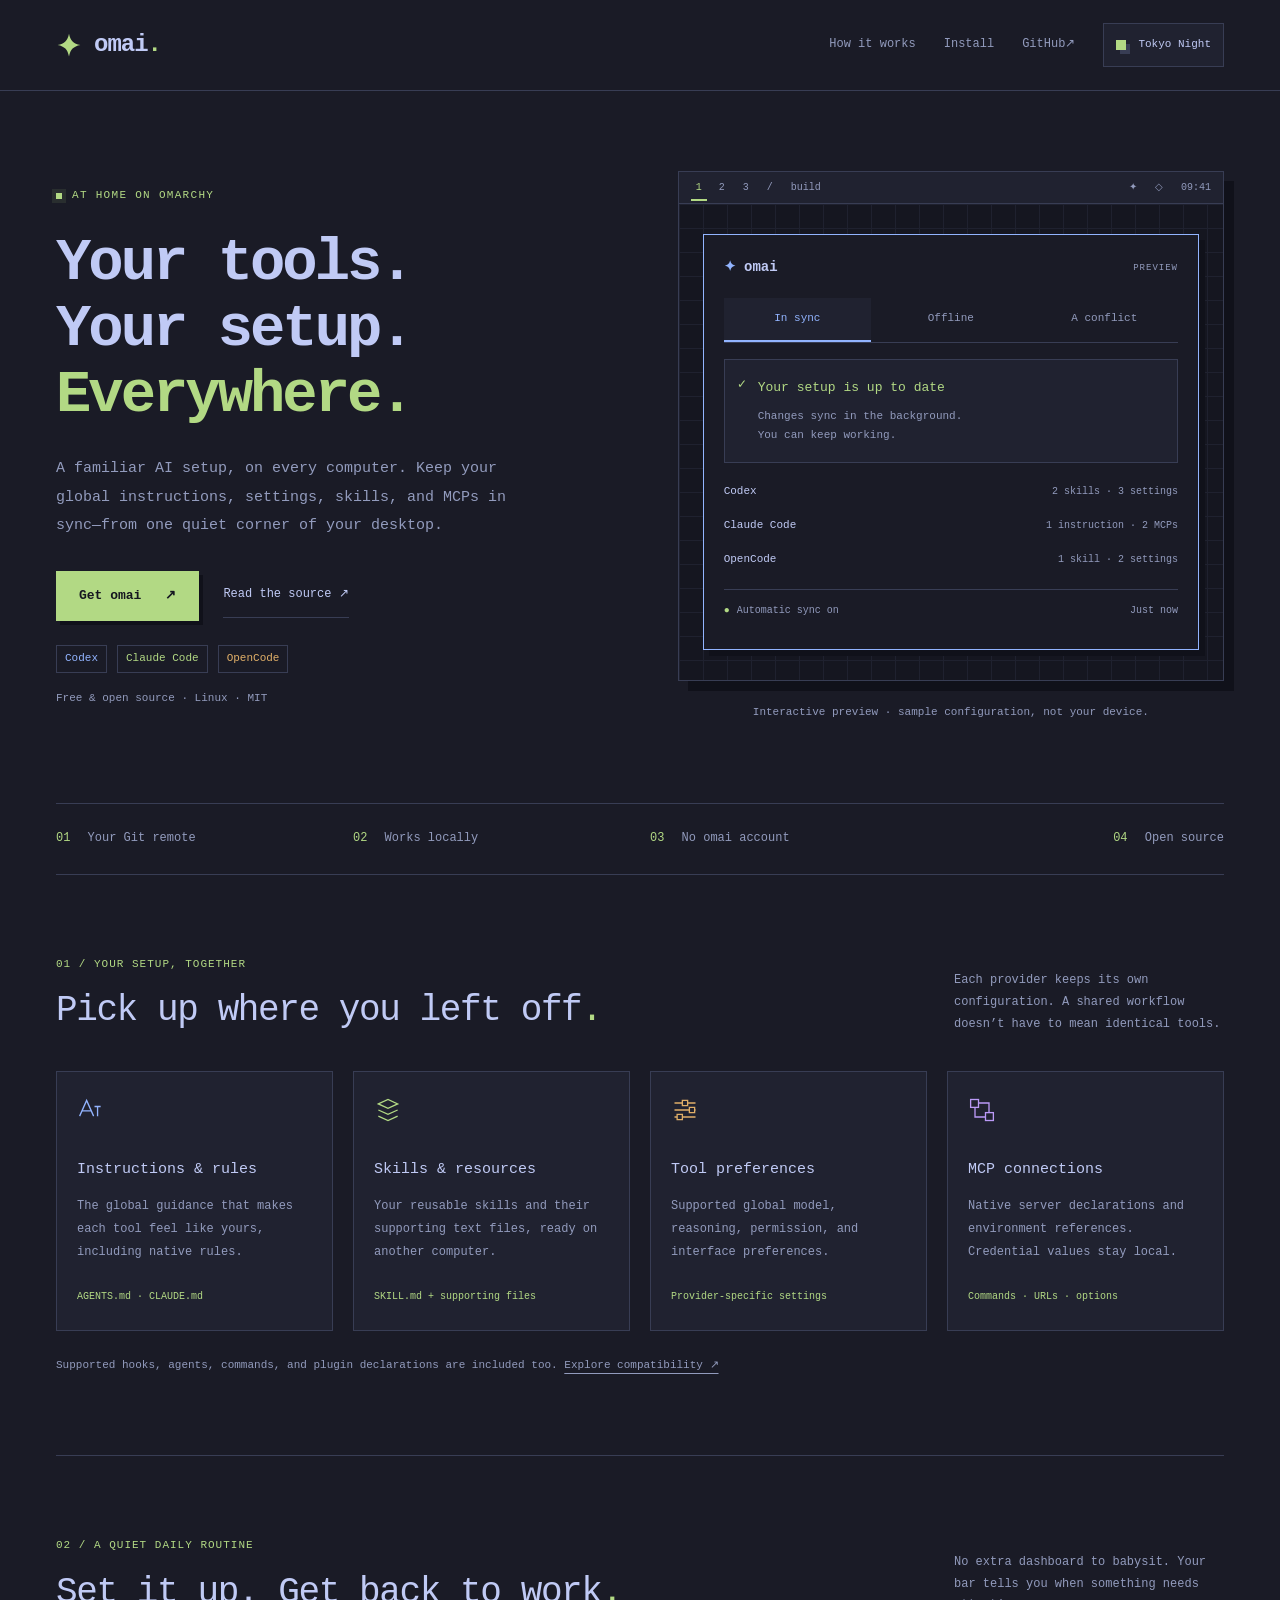
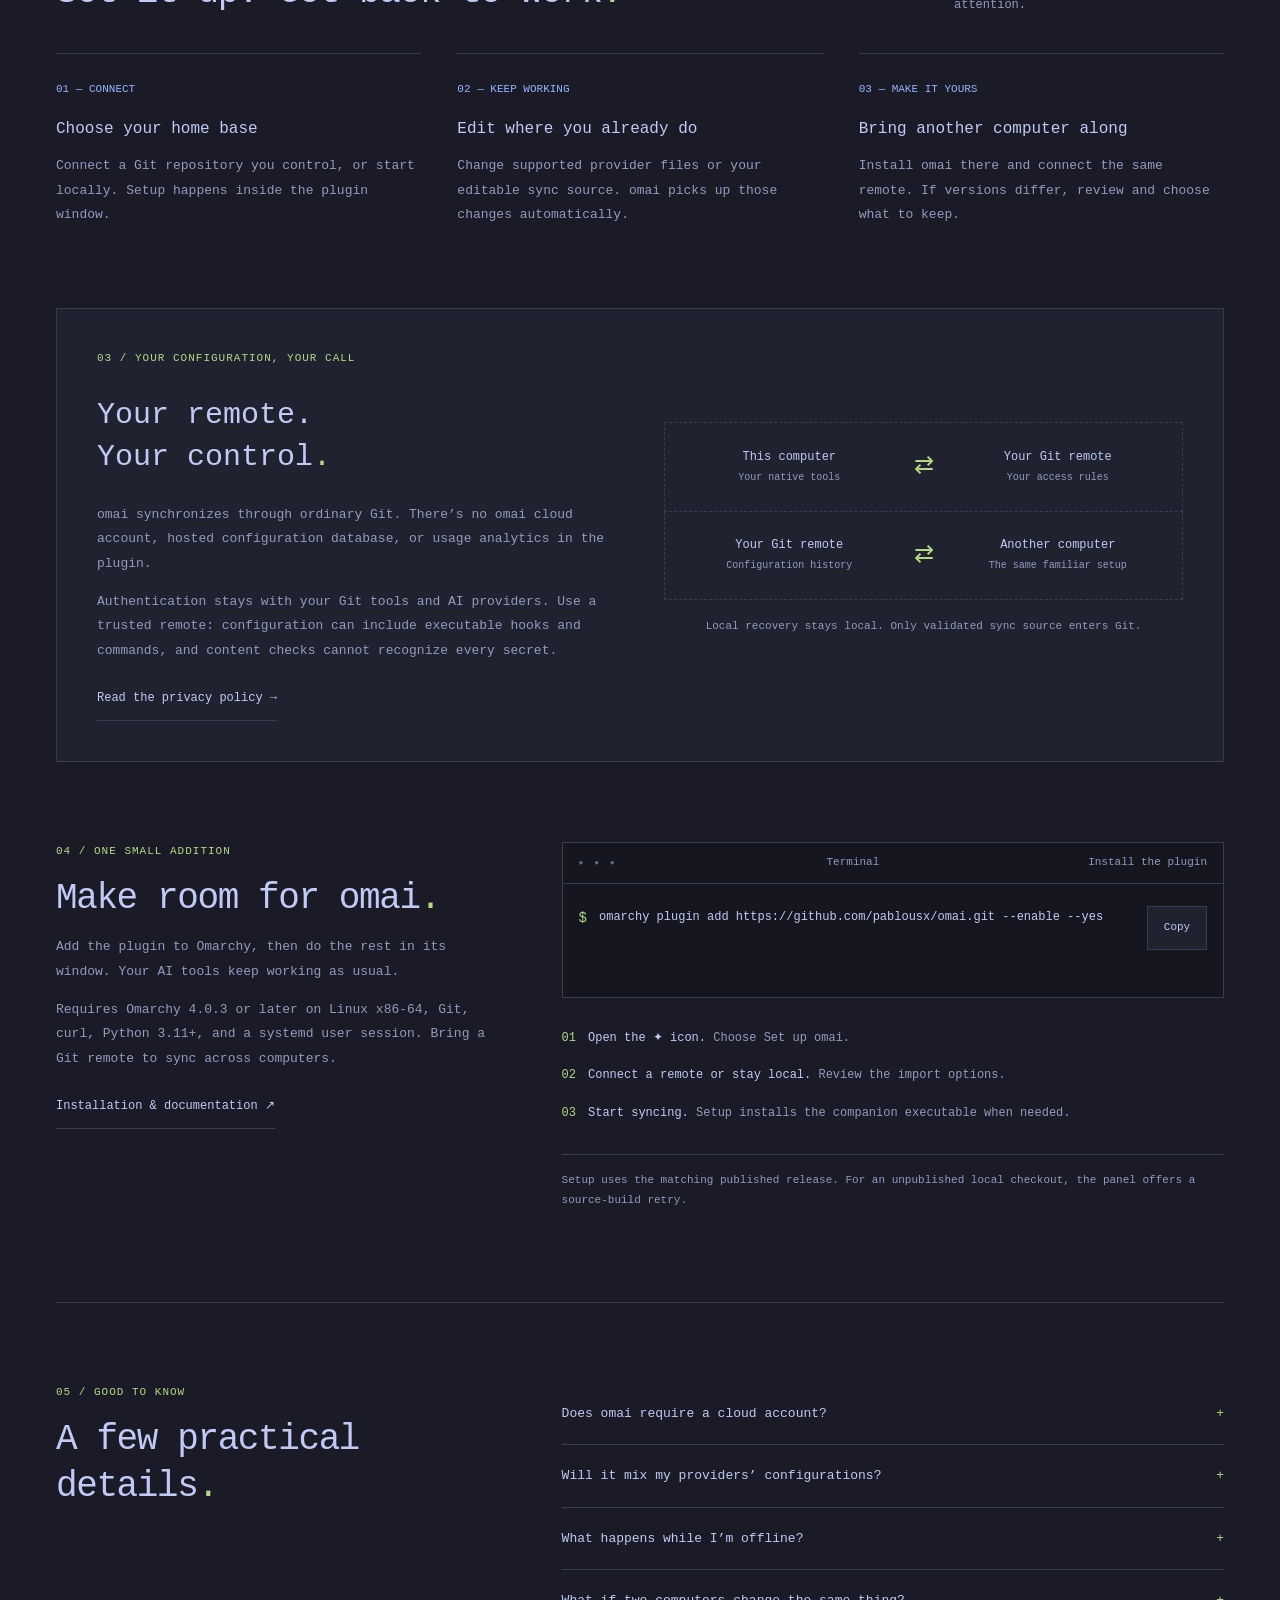
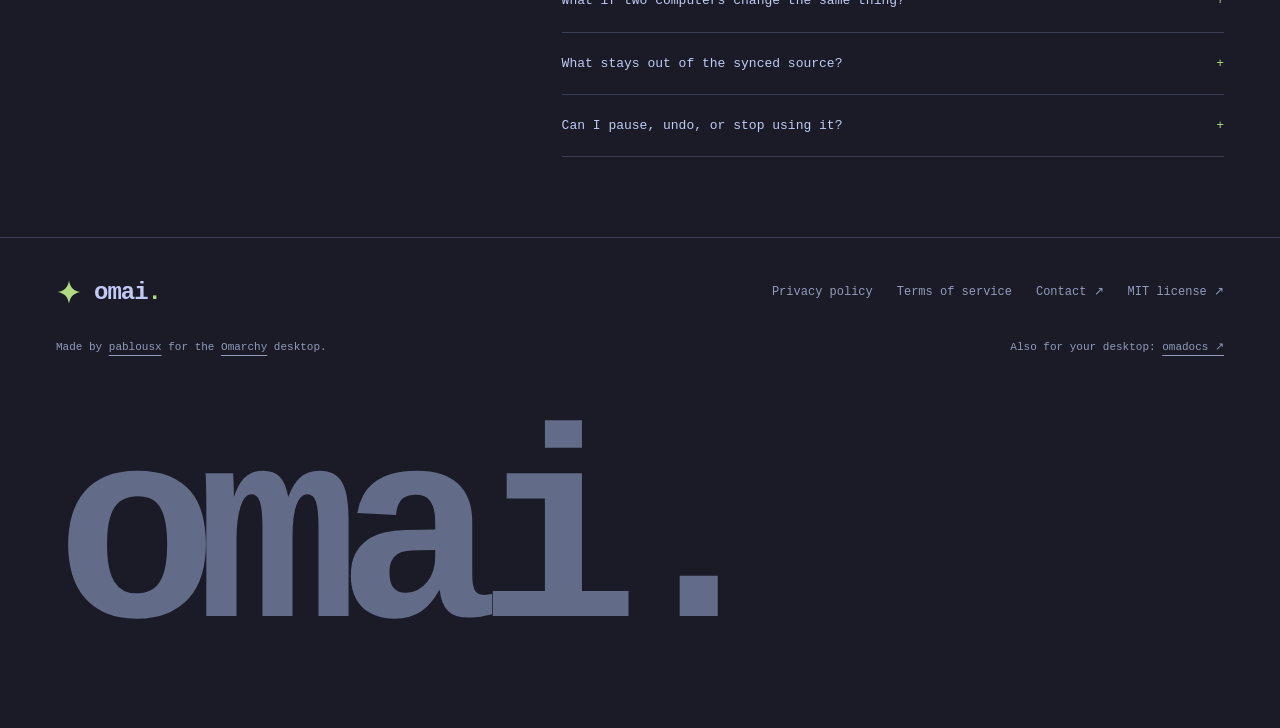
<file: site/index.html>
<!doctype html>
<html lang="en" data-theme="night">
  <head>
    <meta charset="utf-8" />
    <meta name="viewport" content="width=device-width, initial-scale=1" />
    <title>omai — Your AI setup, in sync.</title>
    <meta
      name="description"
      content="Global instructions, settings, skills, and MCPs for Codex, Claude Code, and OpenCode. In sync from your Omarchy desktop."
    />
    <meta name="theme-color" content="#1a1b26" />
    <meta name="referrer" content="strict-origin-when-cross-origin" />
    <meta property="og:type" content="website" />
    <meta property="og:title" content="omai — Your AI setup, in sync." />
    <meta
      property="og:description"
      content="Global instructions, settings, skills, and MCPs for Codex, Claude Code, and OpenCode. In sync from your Omarchy desktop."
    />
    <meta property="og:site_name" content="omai" />
    <meta property="og:url" content="https://pablousx.github.io/omai/" />
    <link rel="canonical" href="https://pablousx.github.io/omai/" />
    <link rel="icon" href="assets/favicon.svg" type="image/svg+xml" />
    <link rel="stylesheet" href="assets/site.css" />
    <script src="assets/site.js" defer></script>
  </head>
  <body>
    <a class="skip-link" href="#main">Skip to content</a>
    <header class="site-header">
      <div class="container header-inner">
        <a class="brand" href="index.html" aria-label="omai home"
          ><svg viewBox="0 0 32 32" fill="none" aria-hidden="true">
            <path
              d="M16 2c1.8 8.6 5.4 12.2 14 14-8.6 1.8-12.2 5.4-14 14C14.2 21.4 10.6 17.8 2 16 10.6 14.2 14.2 10.6 16 2Z"
              fill="currentColor"
            /></svg
          ><span>omai<span class="accent">.</span></span></a
        >
        <nav class="site-nav" aria-label="Main navigation">
          <a class="desktop-link" href="index.html#how-it-works">How it works</a
          ><a href="index.html#install">Install</a
          ><a href="https://github.com/pablousx/omai"
            >GitHub <span aria-hidden="true">↗</span></a
          ><button
            class="theme-button"
            type="button"
            data-theme-toggle
            hidden
            aria-label="Change color theme"
          >
            <span class="theme-swatch" aria-hidden="true"></span
            ><span data-theme-name>Tokyo Night</span>
          </button>
        </nav>
      </div>
    </header>
    <main id="main" tabindex="-1">
      <div class="container">
        <section class="hero" aria-labelledby="hero-title">
          <div class="hero-grid">
            <div>
              <div class="eyebrow">
                <span class="status-dot" aria-hidden="true"></span>At home on
                Omarchy
              </div>
              <h1 id="hero-title">
                Your tools.<br />Your setup.<br /><span class="accent"
                  >Everywhere.</span
                >
              </h1>
              <p class="hero-copy">
                A familiar AI setup, on every computer. Keep your global
                instructions, settings, skills, and MCPs in sync—from one quiet
                corner of your desktop.
              </p>
              <div class="hero-actions">
                <a class="button" href="#install"
                  >Get omai <span aria-hidden="true">↗</span></a
                ><a class="text-link" href="https://github.com/pablousx/omai"
                  >Read the source ↗</a
                >
              </div>
              <div class="compat">
                <span class="file-pill">Codex</span
                ><span class="file-pill sheet">Claude Code</span
                ><span class="file-pill slides">OpenCode</span>
              </div>
              <p class="small-note">Free &amp; open source · Linux · MIT</p>
            </div>
            <div class="preview">
              <div class="desktop">
                <div class="desktop-bar" aria-hidden="true">
                  <span
                    ><span class="workspace-number">1</span>&nbsp; 2 &nbsp; 3
                    &nbsp; / &nbsp; build</span
                  ><span>✦ &nbsp; ◇ &nbsp; 09:41</span>
                </div>
                <div class="omai-wallpaper" aria-hidden="true">
                  <span>✦</span>
                </div>
                <div class="app-window">
                  <div class="app-title">
                    <strong><span class="window-mark">✦</span> omai</strong
                    ><span class="preview-badge">PREVIEW</span>
                  </div>
                  <div
                    class="demo-tabs"
                    role="tablist"
                    aria-label="Explore sample sync states"
                    data-demo-tabs
                    hidden
                  >
                    <button
                      type="button"
                      id="tab-sync"
                      role="tab"
                      data-demo-tab
                      aria-selected="true"
                      aria-controls="demo-sync"
                    >
                      In sync</button
                    ><button
                      type="button"
                      id="tab-offline"
                      role="tab"
                      data-demo-tab
                      aria-selected="false"
                      aria-controls="demo-offline"
                      tabindex="-1"
                    >
                      Offline</button
                    ><button
                      type="button"
                      id="tab-conflict"
                      role="tab"
                      data-demo-tab
                      aria-selected="false"
                      aria-controls="demo-conflict"
                      tabindex="-1"
                    >
                      A conflict
                    </button>
                  </div>
                  <div
                    id="demo-sync"
                    class="omai-demo"
                    role="tabpanel"
                    aria-labelledby="tab-sync"
                    tabindex="0"
                  >
                    <div class="sync-status">
                      <span class="state-symbol" aria-hidden="true">✓</span
                      ><strong>Your setup is up to date</strong>
                      <p>
                        Changes sync in the background.<br />You can keep
                        working.
                      </p>
                    </div>
                    <div class="preview-providers">
                      <div>
                        <strong>Codex</strong><span>2 skills · 3 settings</span>
                      </div>
                      <div>
                        <strong>Claude Code</strong
                        ><span>1 instruction · 2 MCPs</span>
                      </div>
                      <div>
                        <strong>OpenCode</strong
                        ><span>1 skill · 2 settings</span>
                      </div>
                    </div>
                    <div class="preview-bottom">
                      <span class="accent">●</span> Automatic sync on
                      <span>Just now</span>
                    </div>
                  </div>
                  <div
                    id="demo-offline"
                    class="omai-demo"
                    role="tabpanel"
                    aria-labelledby="tab-offline"
                    tabindex="0"
                    hidden
                  >
                    <div class="sync-status is-offline">
                      <span class="state-symbol" aria-hidden="true">◷</span
                      ><strong>Your changes are safe here</strong>
                      <p>
                        The remote is unavailable.<br />omai will retry when
                        connected.
                      </p>
                    </div>
                    <div class="preview-list">
                      <p>
                        <span class="accent">✓</span> Applied to your local
                        tools
                      </p>
                      <p>
                        <span class="accent">✓</span> Saved on this computer
                      </p>
                      <p>
                        <span class="orange">◷</span> Waiting to reach your
                        remote
                      </p>
                    </div>
                    <div class="preview-bottom">
                      Keep working offline<span>No action needed</span>
                    </div>
                  </div>
                  <div
                    id="demo-conflict"
                    class="omai-demo"
                    role="tabpanel"
                    aria-labelledby="tab-conflict"
                    tabindex="0"
                    hidden
                  >
                    <div class="sync-status is-conflict">
                      <span class="state-symbol" aria-hidden="true">⇄</span
                      ><strong>You choose what to keep</strong>
                      <p>
                        Both computers edited this file.<br />Both versions are
                        saved.
                      </p>
                    </div>
                    <div class="preview-file">codex / instructions.md</div>
                    <div class="version-pair">
                      <div>
                        <span>THIS COMPUTER</span>
                        <p>Keep responses concise.</p>
                      </div>
                      <div>
                        <span>REMOTE VERSION</span>
                        <p>Include short examples.</p>
                      </div>
                    </div>
                    <div class="preview-bottom">
                      Review, choose, confirm.<span>Your decision.</span>
                    </div>
                  </div>
                </div>
              </div>
              <p class="preview-caption">
                Interactive preview · sample configuration, not your device.
              </p>
            </div>
          </div>
        </section>
        <div class="principles" aria-label="Project principles">
          <span><b>01</b> Your Git remote</span
          ><span><b>02</b> Works locally</span
          ><span><b>03</b> No omai account</span
          ><span><b>04</b> Open source</span>
        </div>
        <section
          class="section"
          id="what-syncs"
          aria-labelledby="coverage-title"
        >
          <div class="section-heading">
            <div>
              <div class="section-number">01 / YOUR SETUP, TOGETHER</div>
              <h2 id="coverage-title">
                Pick up where you left off<span class="accent">.</span>
              </h2>
            </div>
            <p>
              Each provider keeps its own configuration. A shared workflow
              doesn’t have to mean identical tools.
            </p>
          </div>
          <div class="feature-grid">
            <article>
              <span class="feature-mark" aria-hidden="true"
                ><svg viewBox="0 0 32 32">
                  <path d="M3 23 11 5l8 18M6 17h10M20 12h7M23.5 12v11" /></svg
              ></span>
              <h3>Instructions &amp; rules</h3>
              <p>
                The global guidance that makes each tool feel like yours,
                including native rules.
              </p>
              <code>AGENTS.md · CLAUDE.md</code>
            </article>
            <article>
              <span class="feature-mark" aria-hidden="true"
                ><svg viewBox="0 0 32 32">
                  <path
                    d="m5 9 11-5 11 5-11 5ZM5 16l11 5 11-5M5 23l11 5 11-5"
                  /></svg
              ></span>
              <h3>Skills &amp; resources</h3>
              <p>
                Your reusable skills and their supporting text files, ready on
                another computer.
              </p>
              <code>SKILL.md + supporting files</code>
            </article>
            <article>
              <span class="feature-mark" aria-hidden="true"
                ><svg viewBox="0 0 32 32">
                  <path d="M4 8h9m6 0h9M4 16h17m6 0h1M4 24h3m6 0h15" />
                  <path d="M13 5v6h6V5ZM21 13v6h6v-6ZM7 21v6h6v-6Z" /></svg
              ></span>
              <h3>Tool preferences</h3>
              <p>
                Supported global model, reasoning, permission, and interface
                preferences.
              </p>
              <code>Provider-specific settings</code>
            </article>
            <article>
              <span class="feature-mark" aria-hidden="true"
                ><svg viewBox="0 0 32 32">
                  <rect x="3" y="4" width="9" height="9" />
                  <rect x="20" y="19" width="9" height="9" />
                  <path d="M12 8h12v11M8 13v11h12" /></svg
              ></span>
              <h3>MCP connections</h3>
              <p>
                Native server declarations and environment references.
                Credential values stay local.
              </p>
              <code>Commands · URLs · options</code>
            </article>
          </div>
          <p class="section-note">
            Supported hooks, agents, commands, and plugin declarations are
            included too.
            <a
              href="https://github.com/pablousx/omai/blob/main/docs/compatibility.md"
              >Explore compatibility ↗</a
            >
          </p>
        </section>
        <section
          class="section how-section"
          id="how-it-works"
          aria-labelledby="how-title"
        >
          <div class="section-heading">
            <div>
              <div class="section-number">02 / A QUIET DAILY ROUTINE</div>
              <h2 id="how-title">
                Set it up. Get back to work<span class="accent">.</span>
              </h2>
            </div>
            <p>
              No extra dashboard to babysit. Your bar tells you when something
              needs attention.
            </p>
          </div>
          <div class="steps">
            <article class="step">
              <span class="step-index">01 — CONNECT</span>
              <h3>Choose your home base</h3>
              <p>
                Connect a Git repository you control, or start locally. Setup
                happens inside the plugin window.
              </p>
            </article>
            <article class="step">
              <span class="step-index">02 — KEEP WORKING</span>
              <h3>Edit where you already do</h3>
              <p>
                Change supported provider files or your editable sync source.
                omai picks up those changes automatically.
              </p>
            </article>
            <article class="step">
              <span class="step-index">03 — MAKE IT YOURS</span>
              <h3>Bring another computer along</h3>
              <p>
                Install omai there and connect the same remote. If versions
                differ, review and choose what to keep.
              </p>
            </article>
          </div>
        </section>
        <section class="privacy-band" aria-labelledby="ownership-title">
          <div>
            <div class="section-number">03 / YOUR CONFIGURATION, YOUR CALL</div>
            <h2 id="ownership-title">
              Your remote.<br />Your control<span class="accent">.</span>
            </h2>
            <p>
              omai synchronizes through ordinary Git. There’s no omai cloud
              account, hosted configuration database, or usage analytics in the
              plugin.
            </p>
            <p>
              Authentication stays with your Git tools and AI providers. Use a
              trusted remote: configuration can include executable hooks and
              commands, and content checks cannot recognize every secret.
            </p>
            <a class="text-link" href="privacy.html"
              >Read the privacy policy →</a
            >
          </div>
          <div class="data-flow">
            <div class="flow-row">
              <div class="flow-end">
                This computer<span>Your native tools</span>
              </div>
              <span class="flow-arrow" aria-hidden="true">⇄</span>
              <div class="flow-end">
                Your Git remote<span>Your access rules</span>
              </div>
            </div>
            <div class="flow-row second-hop">
              <div class="flow-end">
                Your Git remote<span>Configuration history</span>
              </div>
              <span class="flow-arrow" aria-hidden="true">⇄</span>
              <div class="flow-end">
                Another computer<span>The same familiar setup</span>
              </div>
            </div>
            <p class="flow-caption">
              Local recovery stays local. Only validated sync source enters Git.
            </p>
          </div>
        </section>
        <section class="install" id="install" aria-labelledby="install-title">
          <div class="install-grid">
            <div>
              <div class="section-number">04 / ONE SMALL ADDITION</div>
              <h2 id="install-title">
                Make room for omai<span class="accent">.</span>
              </h2>
              <p class="install-copy">
                Add the plugin to Omarchy, then do the rest in its window. Your
                AI tools keep working as usual.
              </p>
              <p class="install-copy">
                Requires Omarchy 4.0.3 or later on Linux x86-64, Git, curl,
                Python 3.11+, and a systemd user session. Bring a Git remote to
                sync across computers.
              </p>
              <a
                class="text-link"
                href="https://github.com/pablousx/omai#readme"
                >Installation &amp; documentation ↗</a
              >
            </div>
            <div>
              <div class="terminal">
                <div class="terminal-title">
                  Terminal <span>Install the plugin</span>
                </div>
                <div class="command-row">
                  <span class="prompt" aria-hidden="true">$</span
                  ><code id="install-command"
                    >omarchy plugin add https://github.com/pablousx/omai.git
                    --enable --yes</code
                  ><button
                    class="copy-button"
                    type="button"
                    data-copy="install-command"
                    data-feedback="copy-feedback"
                    hidden
                    aria-label="Copy installation command"
                  >
                    Copy
                  </button>
                </div>
                <p
                  id="copy-feedback"
                  class="copy-feedback"
                  role="status"
                  aria-live="polite"
                ></p>
              </div>
              <ol class="install-steps">
                <li>
                  <span
                    ><strong>Open the ✦ icon.</strong> Choose Set up omai.</span
                  >
                </li>
                <li>
                  <span
                    ><strong>Connect a remote or stay local.</strong> Review the
                    import options.</span
                  >
                </li>
                <li>
                  <span
                    ><strong>Start syncing.</strong> Setup installs the
                    companion executable when needed.</span
                  >
                </li>
              </ol>
              <p class="release-note">
                Setup uses the matching published release. For an unpublished
                local checkout, the panel offers a source-build retry.
              </p>
            </div>
          </div>
        </section>
        <section class="section faq" aria-labelledby="faq-title">
          <div class="faq-grid">
            <div>
              <div class="section-number">05 / GOOD TO KNOW</div>
              <h2 id="faq-title">
                A few practical details<span class="accent">.</span>
              </h2>
            </div>
            <div class="faq-list">
              <details>
                <summary>Does omai require a cloud account?</summary>
                <p>
                  No omai account is needed. Local sync works without a remote.
                  To sync across computers, bring an existing Git repository and
                  its usual authentication.
                </p>
              </details>
              <details>
                <summary>Will it mix my providers’ configurations?</summary>
                <p>
                  Newly discovered instructions, skills, rules, and MCP
                  declarations stay scoped to their provider. Explicitly shared
                  source entries are also supported when you want them.
                </p>
              </details>
              <details>
                <summary>What happens while I’m offline?</summary>
                <p>
                  Local reconciliation continues and your changes remain on your
                  computer. When automatic sync is running, omai retries the
                  remote connection.
                </p>
              </details>
              <details>
                <summary>What if two computers change the same thing?</summary>
                <p>
                  omai keeps both versions and asks you to choose. It doesn’t
                  silently pick the newest edit or force-push over another
                  computer’s work.
                </p>
              </details>
              <details>
                <summary>What stays out of the synced source?</summary>
                <p>
                  Credentials, account databases, sessions, histories, caches,
                  and project-level configuration stay local. Resource files
                  must be text. Linked user skills are read as snapshots; omai
                  does not overwrite their package-managed targets.
                </p>
              </details>
              <details>
                <summary>Can I pause, undo, or stop using it?</summary>
                <p>
                  Yes. Pause from the panel, review recovery history in
                  Advanced, or confirm Undo last apply. Clearing settings stops
                  sync and returns to setup while keeping your configuration
                  files. Removing only the bar plugin does not stop its
                  companion service; see the
                  <a
                    href="https://github.com/pablousx/omai/blob/main/docs/operations.md"
                    >operations guide</a
                  >.
                </p>
              </details>
            </div>
          </div>
        </section>
      </div>
    </main>
    <footer class="site-footer">
      <div class="container">
        <div class="footer-top">
          <a class="brand" href="index.html"
            ><svg viewBox="0 0 32 32" fill="none" aria-hidden="true">
              <path
                d="M16 2c1.8 8.6 5.4 12.2 14 14-8.6 1.8-12.2 5.4-14 14C14.2 21.4 10.6 17.8 2 16 10.6 14.2 14.2 10.6 16 2Z"
                fill="currentColor"
              /></svg
            ><span>omai<span class="accent">.</span></span></a
          >
          <nav class="footer-links" aria-label="Footer navigation">
            <a href="privacy.html">Privacy policy</a
            ><a href="terms.html">Terms of service</a
            ><a href="https://github.com/pablousx/omai/issues">Contact ↗</a
            ><a href="https://github.com/pablousx/omai/blob/main/LICENSE"
              >MIT license ↗</a
            >
          </nav>
        </div>
        <div class="footer-bottom">
          <span
            >Made by <a href="https://github.com/pablousx">pablousx</a> for the
            <a href="https://omarchy.org/">Omarchy</a> desktop.</span
          ><span
            >Also for your desktop:
            <a href="https://pablousx.github.io/omadocs/">omadocs ↗</a></span
          >
        </div>
        <div class="footer-wordmark" aria-hidden="true">omai.</div>
      </div>
    </footer>
  </body>
</html>
</file>
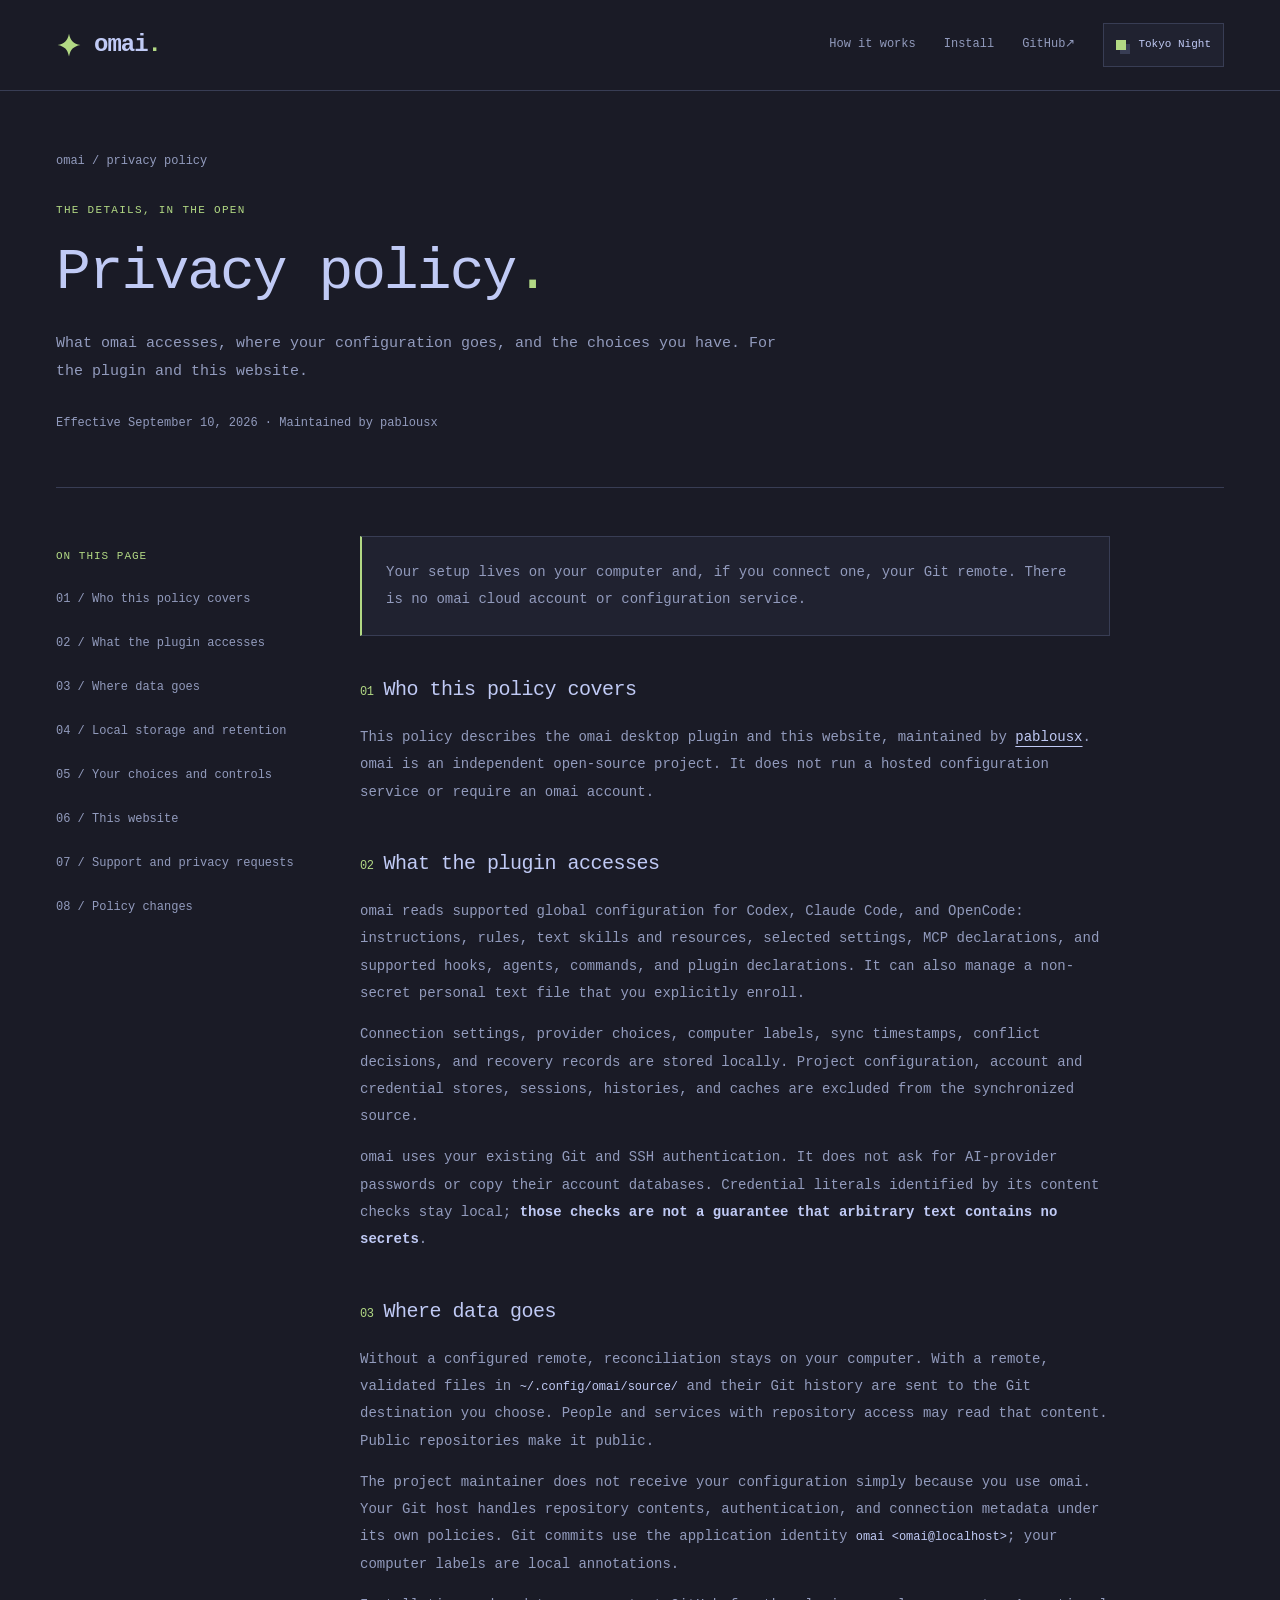
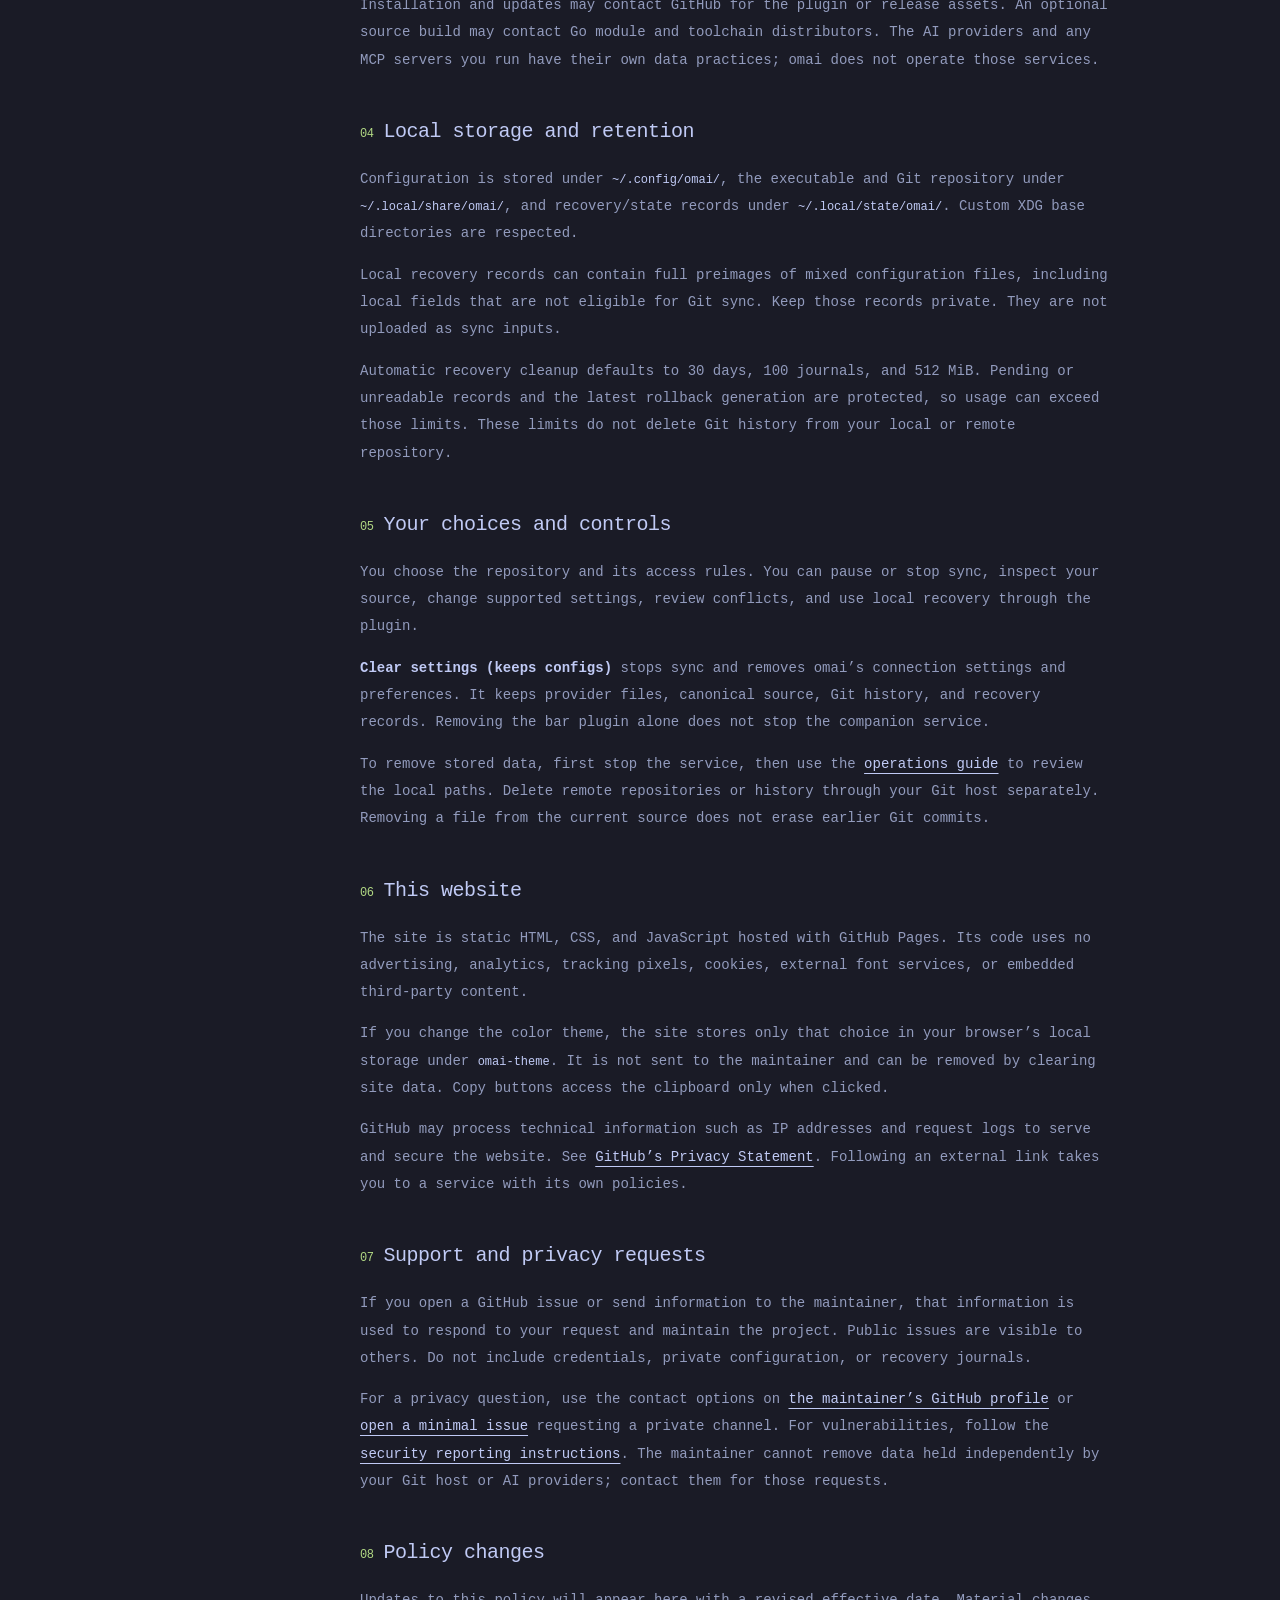
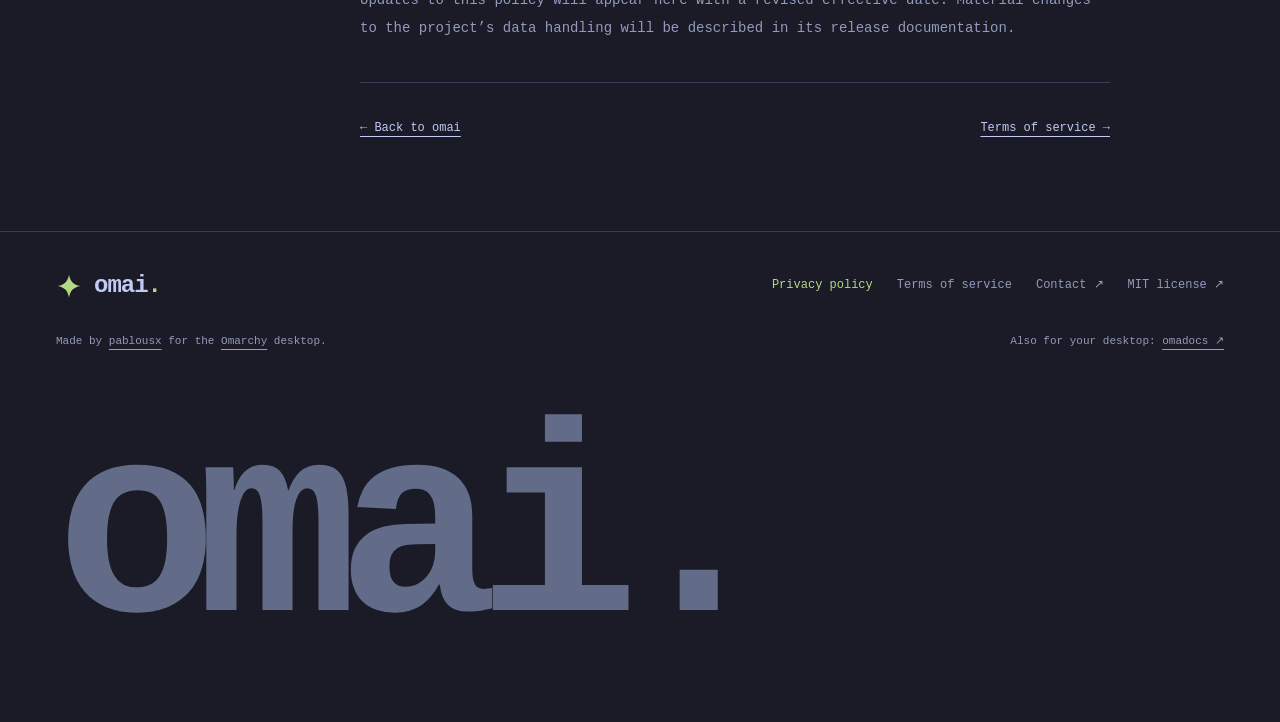
<file: site/privacy.html>
<!doctype html>
<html lang="en" data-theme="night">
  <head>
    <meta charset="utf-8" />
    <meta name="viewport" content="width=device-width, initial-scale=1" />
    <title>Privacy policy — omai</title>
    <meta
      name="description"
      content="What omai accesses, where your configuration goes, and the choices you have. For the plugin and this website."
    />
    <meta name="theme-color" content="#1a1b26" />
    <meta name="referrer" content="strict-origin-when-cross-origin" />
    <meta property="og:type" content="website" />
    <meta property="og:title" content="Privacy policy — omai" />
    <meta
      property="og:description"
      content="What omai accesses, where your configuration goes, and the choices you have. For the plugin and this website."
    />
    <meta property="og:site_name" content="omai" />
    <meta
      property="og:url"
      content="https://pablousx.github.io/omai/privacy.html"
    />
    <link
      rel="canonical"
      href="https://pablousx.github.io/omai/privacy.html"
    />
    <link rel="icon" href="assets/favicon.svg" type="image/svg+xml" />
    <link rel="stylesheet" href="assets/site.css" />
    <script src="assets/site.js" defer></script>
  </head>
  <body>
    <a class="skip-link" href="#main">Skip to content</a>
    <header class="site-header">
      <div class="container header-inner">
        <a class="brand" href="index.html" aria-label="omai home"
          ><svg viewBox="0 0 32 32" fill="none" aria-hidden="true">
            <path
              d="M16 2c1.8 8.6 5.4 12.2 14 14-8.6 1.8-12.2 5.4-14 14C14.2 21.4 10.6 17.8 2 16 10.6 14.2 14.2 10.6 16 2Z"
              fill="currentColor"
            /></svg
          ><span>omai<span class="accent">.</span></span></a
        >
        <nav class="site-nav" aria-label="Main navigation">
          <a class="desktop-link" href="index.html#how-it-works">How it works</a
          ><a href="index.html#install">Install</a
          ><a href="https://github.com/pablousx/omai"
            >GitHub <span aria-hidden="true">↗</span></a
          ><button
            class="theme-button"
            type="button"
            data-theme-toggle
            hidden
            aria-label="Change color theme"
          >
            <span class="theme-swatch" aria-hidden="true"></span
            ><span data-theme-name>Tokyo Night</span>
          </button>
        </nav>
      </div>
    </header>
    <main id="main" tabindex="-1">
      <div class="container">
        <header class="legal-hero">
          <div class="breadcrumb">
            <a href="index.html">omai</a> / privacy policy
          </div>
          <div class="eyebrow">THE DETAILS, IN THE OPEN</div>
          <h1>Privacy policy<span class="accent">.</span></h1>
          <p class="lede">
            What omai accesses, where your configuration goes, and the choices
            you have. For the plugin and this website.
          </p>
          <p class="legal-date">
            Effective <time datetime="2026-09-10">September 10, 2026</time> ·
            Maintained by pablousx
          </p>
        </header>
        <div class="legal-layout">
          <nav class="legal-nav" aria-label="On this page">
            <p>On this page</p>
            <a href="#about">01 / Who this policy covers</a
            ><a href="#data">02 / What the plugin accesses</a
            ><a href="#destinations">03 / Where data goes</a
            ><a href="#storage">04 / Local storage and retention</a
            ><a href="#controls">05 / Your choices and controls</a
            ><a href="#website">06 / This website</a
            ><a href="#contact">07 / Support and privacy requests</a
            ><a href="#changes">08 / Policy changes</a>
          </nav>
          <article class="legal-body" aria-label="Privacy policy">
            <div class="legal-callout">
              <p>
                Your setup lives on your computer and, if you connect one, your
                Git remote. There is no omai cloud account or configuration
                service.
              </p>
            </div>
            <section id="about" aria-labelledby="about-title">
              <h2 id="about-title">
                <span class="index">01</span>Who this policy covers
              </h2>
              <p>
                This policy describes the omai desktop plugin and this website,
                maintained by
                <a href="https://github.com/pablousx">pablousx</a>. omai is an
                independent open-source project. It does not run a hosted
                configuration service or require an omai account.
              </p>
            </section>
            <section id="data" aria-labelledby="data-title">
              <h2 id="data-title">
                <span class="index">02</span>What the plugin accesses
              </h2>
              <p>
                omai reads supported global configuration for Codex, Claude
                Code, and OpenCode: instructions, rules, text skills and
                resources, selected settings, MCP declarations, and supported
                hooks, agents, commands, and plugin declarations. It can also
                manage a non-secret personal text file that you explicitly
                enroll.
              </p>
              <p>
                Connection settings, provider choices, computer labels, sync
                timestamps, conflict decisions, and recovery records are stored
                locally. Project configuration, account and credential stores,
                sessions, histories, and caches are excluded from the
                synchronized source.
              </p>
              <p>
                omai uses your existing Git and SSH authentication. It does not
                ask for AI-provider passwords or copy their account databases.
                Credential literals identified by its content checks stay local;
                <strong
                  >those checks are not a guarantee that arbitrary text contains
                  no secrets</strong
                >.
              </p>
            </section>
            <section id="destinations" aria-labelledby="destinations-title">
              <h2 id="destinations-title">
                <span class="index">03</span>Where data goes
              </h2>
              <p>
                Without a configured remote, reconciliation stays on your
                computer. With a remote, validated files in
                <code>~/.config/omai/source/</code> and their Git history are
                sent to the Git destination you choose. People and services with
                repository access may read that content. Public repositories
                make it public.
              </p>
              <p>
                The project maintainer does not receive your configuration
                simply because you use omai. Your Git host handles repository
                contents, authentication, and connection metadata under its own
                policies. Git commits use the application identity
                <code>omai &lt;omai@localhost&gt;</code>; your computer labels
                are local annotations.
              </p>
              <p>
                Installation and updates may contact GitHub for the plugin or
                release assets. An optional source build may contact Go module
                and toolchain distributors. The AI providers and any MCP servers
                you run have their own data practices; omai does not operate
                those services.
              </p>
            </section>
            <section id="storage" aria-labelledby="storage-title">
              <h2 id="storage-title">
                <span class="index">04</span>Local storage and retention
              </h2>
              <p>
                Configuration is stored under <code>~/.config/omai/</code>, the
                executable and Git repository under
                <code>~/.local/share/omai/</code>, and recovery/state records
                under <code>~/.local/state/omai/</code>. Custom XDG base
                directories are respected.
              </p>
              <p>
                Local recovery records can contain full preimages of mixed
                configuration files, including local fields that are not
                eligible for Git sync. Keep those records private. They are not
                uploaded as sync inputs.
              </p>
              <p>
                Automatic recovery cleanup defaults to 30 days, 100 journals,
                and 512 MiB. Pending or unreadable records and the latest
                rollback generation are protected, so usage can exceed those
                limits. These limits do not delete Git history from your local
                or remote repository.
              </p>
            </section>
            <section id="controls" aria-labelledby="controls-title">
              <h2 id="controls-title">
                <span class="index">05</span>Your choices and controls
              </h2>
              <p>
                You choose the repository and its access rules. You can pause or
                stop sync, inspect your source, change supported settings,
                review conflicts, and use local recovery through the plugin.
              </p>
              <p>
                <strong>Clear settings (keeps configs)</strong> stops sync and
                removes omai’s connection settings and preferences. It keeps
                provider files, canonical source, Git history, and recovery
                records. Removing the bar plugin alone does not stop the
                companion service.
              </p>
              <p>
                To remove stored data, first stop the service, then use the
                <a
                  href="https://github.com/pablousx/omai/blob/main/docs/operations.md"
                  >operations guide</a
                >
                to review the local paths. Delete remote repositories or history
                through your Git host separately. Removing a file from the
                current source does not erase earlier Git commits.
              </p>
            </section>
            <section id="website" aria-labelledby="website-title">
              <h2 id="website-title">
                <span class="index">06</span>This website
              </h2>
              <p>
                The site is static HTML, CSS, and JavaScript hosted with GitHub
                Pages. Its code uses no advertising, analytics, tracking pixels,
                cookies, external font services, or embedded third-party
                content.
              </p>
              <p>
                If you change the color theme, the site stores only that choice
                in your browser’s local storage under <code>omai-theme</code>.
                It is not sent to the maintainer and can be removed by clearing
                site data. Copy buttons access the clipboard only when clicked.
              </p>
              <p>
                GitHub may process technical information such as IP addresses
                and request logs to serve and secure the website. See
                <a
                  href="https://docs.github.com/en/site-policy/privacy-policies/github-general-privacy-statement"
                  >GitHub’s Privacy Statement</a
                >. Following an external link takes you to a service with its
                own policies.
              </p>
            </section>
            <section id="contact" aria-labelledby="contact-title">
              <h2 id="contact-title">
                <span class="index">07</span>Support and privacy requests
              </h2>
              <p>
                If you open a GitHub issue or send information to the
                maintainer, that information is used to respond to your request
                and maintain the project. Public issues are visible to others.
                Do not include credentials, private configuration, or recovery
                journals.
              </p>
              <p>
                For a privacy question, use the contact options on
                <a href="https://github.com/pablousx"
                  >the maintainer’s GitHub profile</a
                >
                or
                <a href="https://github.com/pablousx/omai/issues"
                  >open a minimal issue</a
                >
                requesting a private channel. For vulnerabilities, follow the
                <a href="https://github.com/pablousx/omai/blob/main/SECURITY.md"
                  >security reporting instructions</a
                >. The maintainer cannot remove data held independently by your
                Git host or AI providers; contact them for those requests.
              </p>
            </section>
            <section id="changes" aria-labelledby="changes-title">
              <h2 id="changes-title">
                <span class="index">08</span>Policy changes
              </h2>
              <p>
                Updates to this policy will appear here with a revised effective
                date. Material changes to the project’s data handling will be
                described in its release documentation.
              </p>
            </section>
            <div class="legal-end">
              <a href="index.html">← Back to omai</a
              ><a href="terms.html">Terms of service →</a>
            </div>
          </article>
        </div>
      </div>
    </main>
    <footer class="site-footer">
      <div class="container">
        <div class="footer-top">
          <a class="brand" href="index.html"
            ><svg viewBox="0 0 32 32" fill="none" aria-hidden="true">
              <path
                d="M16 2c1.8 8.6 5.4 12.2 14 14-8.6 1.8-12.2 5.4-14 14C14.2 21.4 10.6 17.8 2 16 10.6 14.2 14.2 10.6 16 2Z"
                fill="currentColor"
              /></svg
            ><span>omai<span class="accent">.</span></span></a
          >
          <nav class="footer-links" aria-label="Footer navigation">
            <a href="privacy.html" aria-current="page">Privacy policy</a
            ><a href="terms.html">Terms of service</a
            ><a href="https://github.com/pablousx/omai/issues">Contact ↗</a
            ><a href="https://github.com/pablousx/omai/blob/main/LICENSE"
              >MIT license ↗</a
            >
          </nav>
        </div>
        <div class="footer-bottom">
          <span
            >Made by <a href="https://github.com/pablousx">pablousx</a> for the
            <a href="https://omarchy.org/">Omarchy</a> desktop.</span
          ><span
            >Also for your desktop:
            <a href="https://pablousx.github.io/omadocs/">omadocs ↗</a></span
          >
        </div>
        <div class="footer-wordmark" aria-hidden="true">omai.</div>
      </div>
    </footer>
  </body>
</html>
</file>
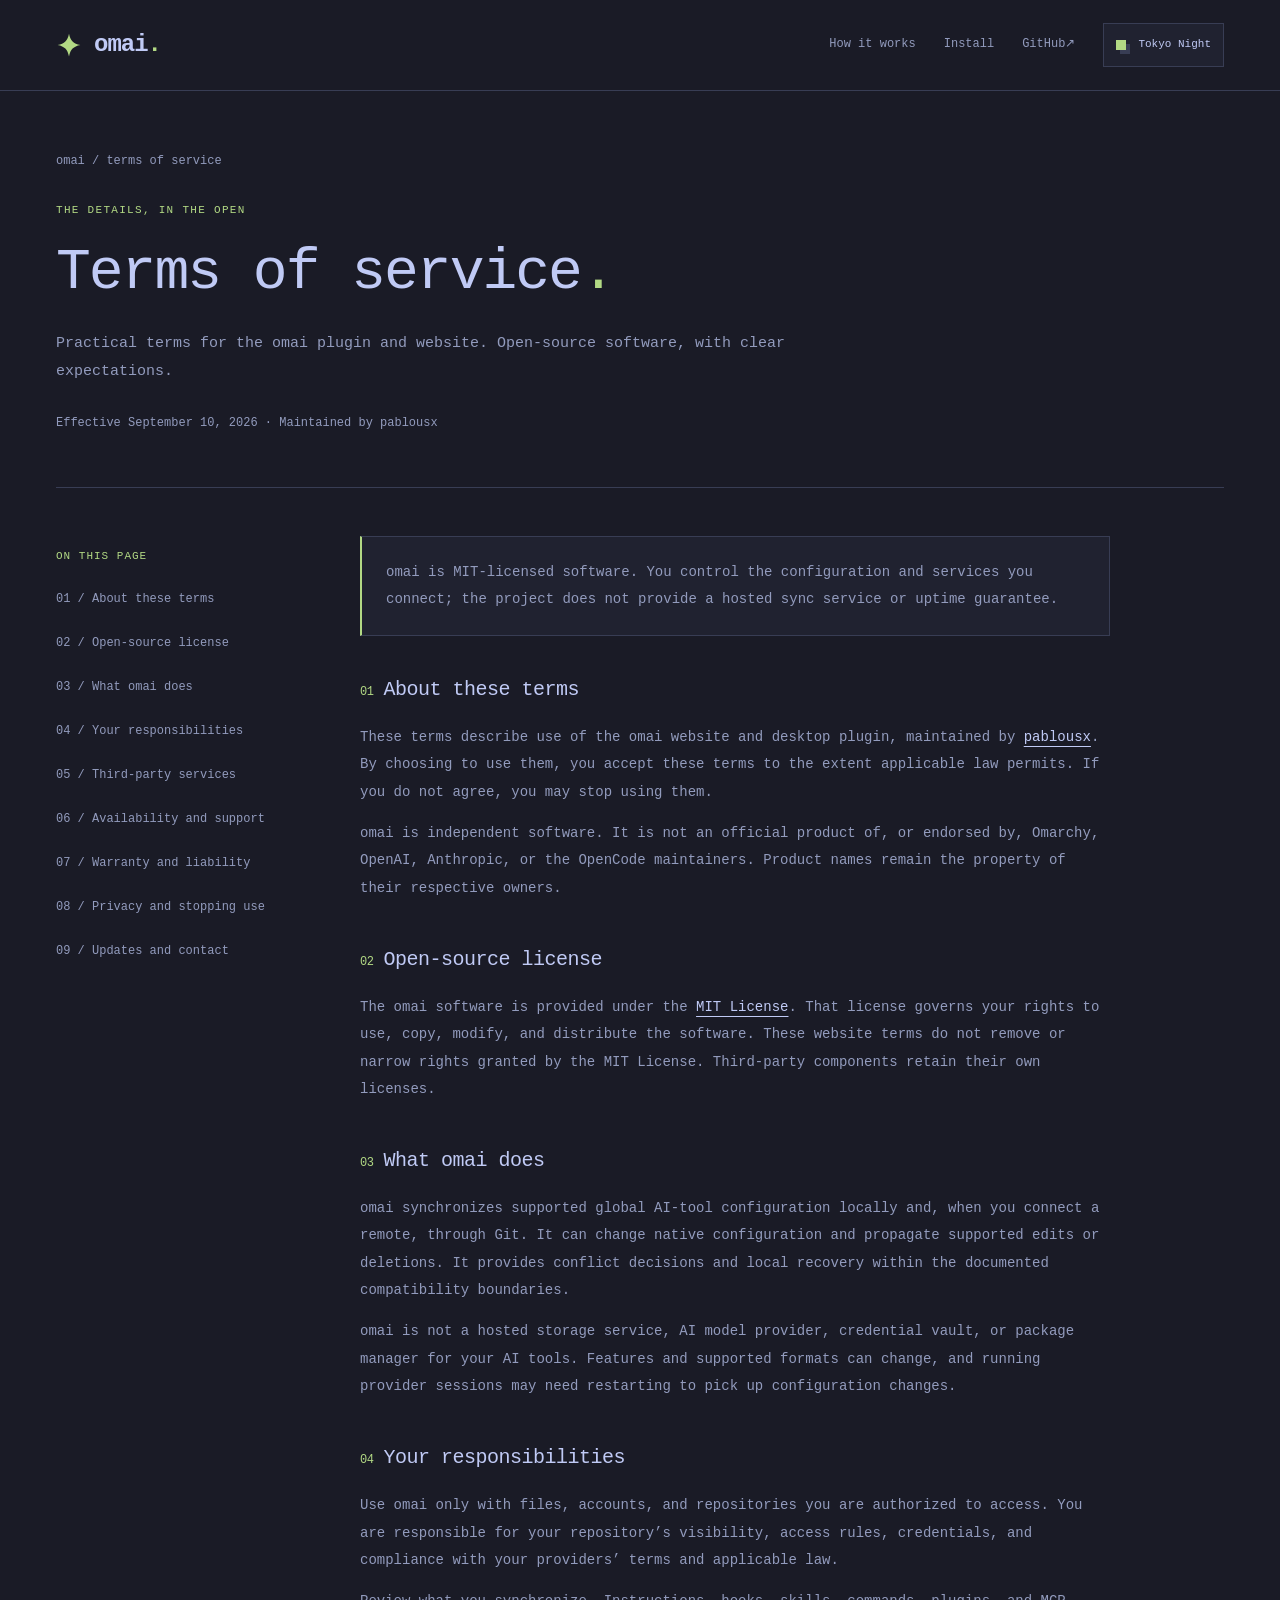
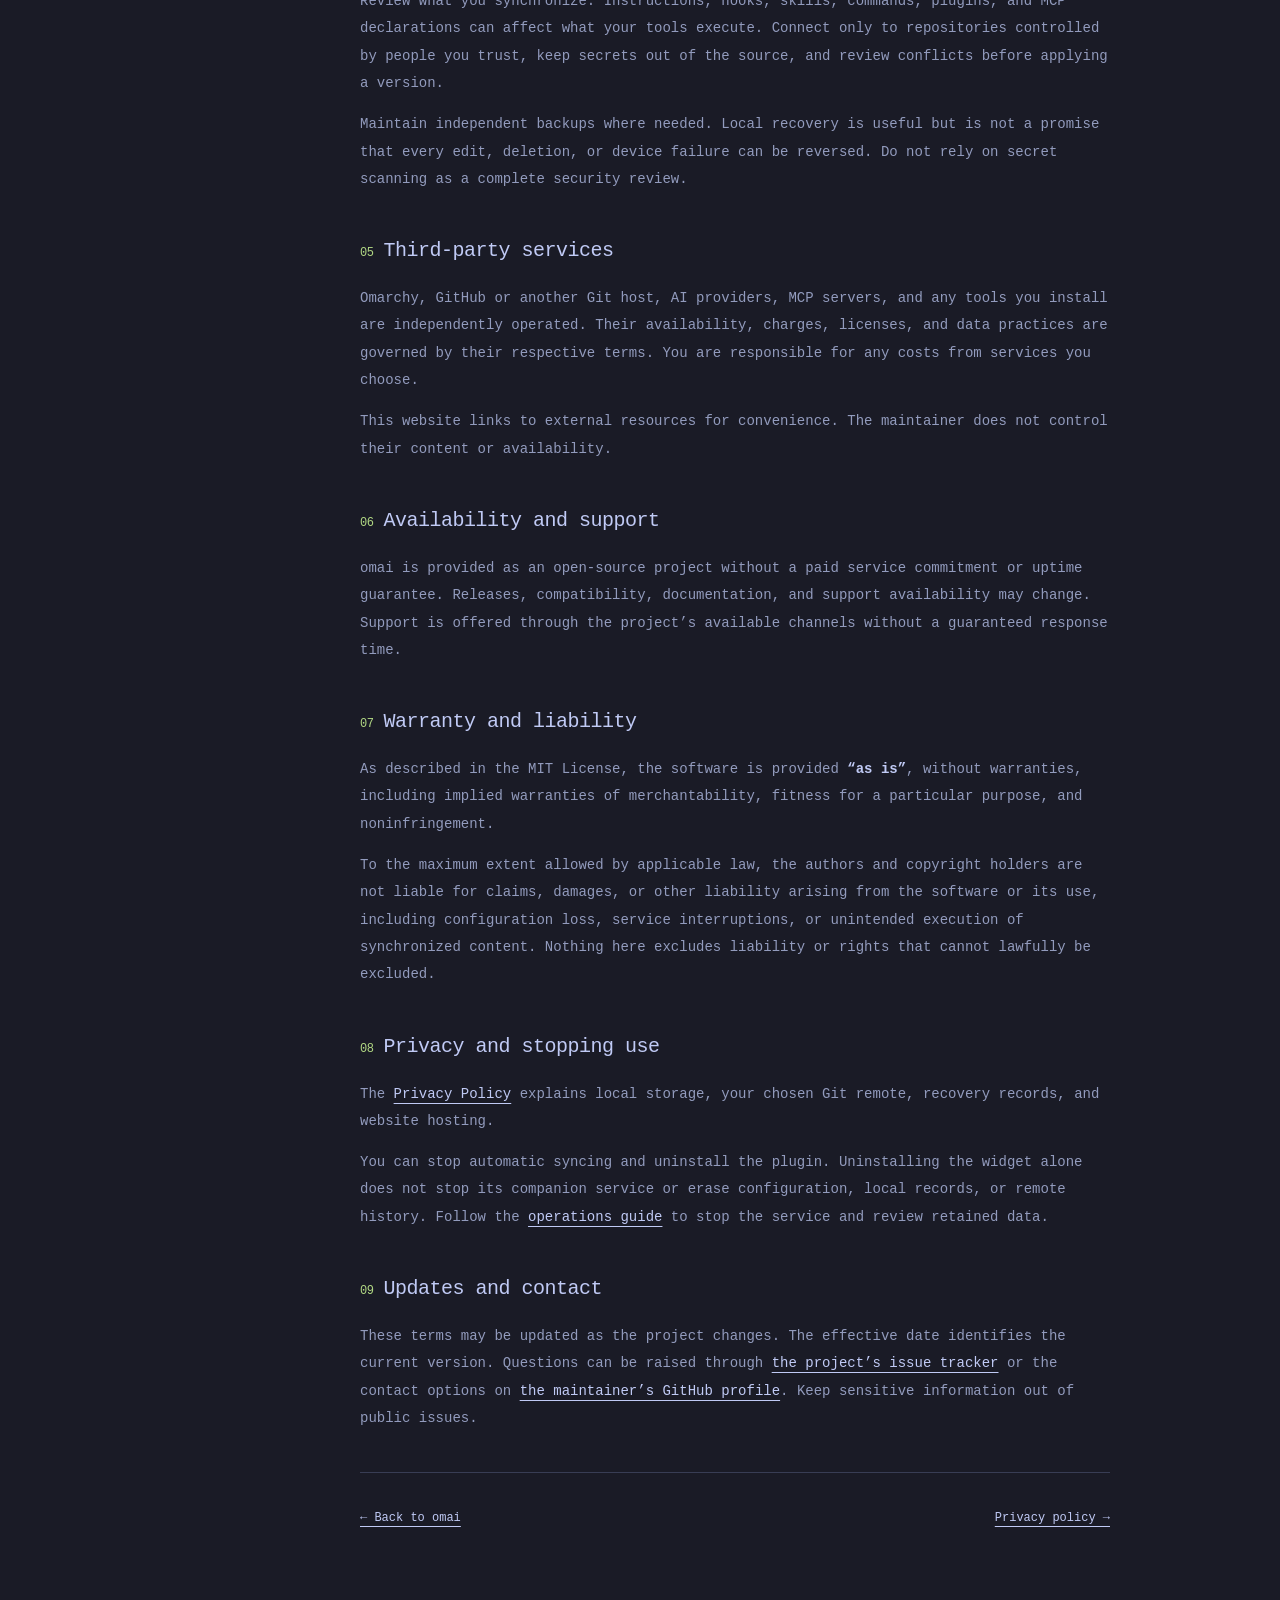
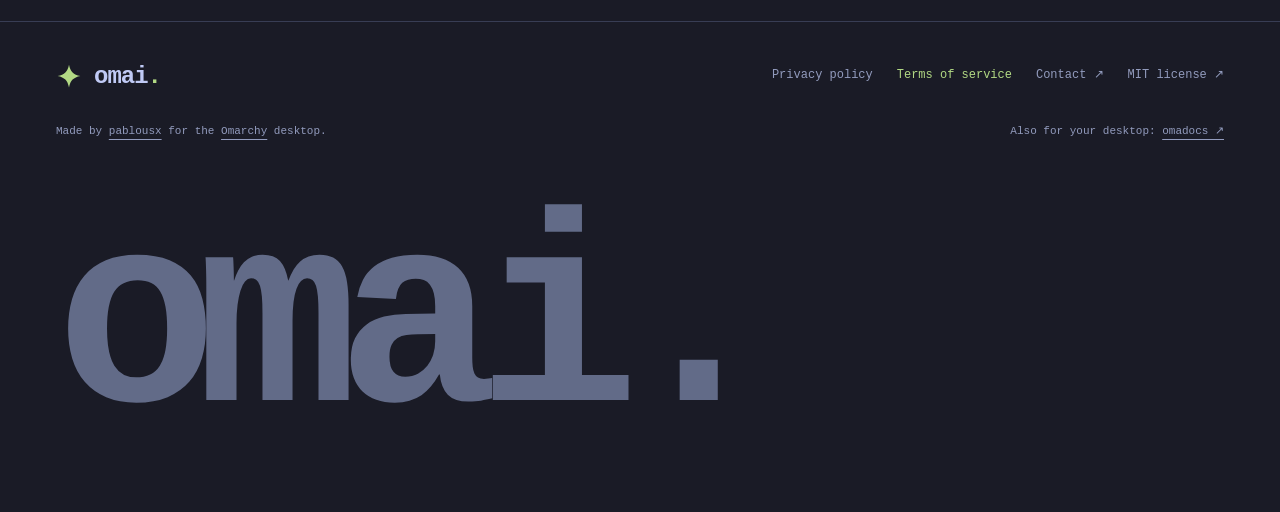
<file: site/terms.html>
<!doctype html>
<html lang="en" data-theme="night">
  <head>
    <meta charset="utf-8" />
    <meta name="viewport" content="width=device-width, initial-scale=1" />
    <title>Terms of service — omai</title>
    <meta
      name="description"
      content="Practical terms for the omai plugin and website. Open-source software, with clear expectations."
    />
    <meta name="theme-color" content="#1a1b26" />
    <meta name="referrer" content="strict-origin-when-cross-origin" />
    <meta property="og:type" content="website" />
    <meta property="og:title" content="Terms of service — omai" />
    <meta
      property="og:description"
      content="Practical terms for the omai plugin and website. Open-source software, with clear expectations."
    />
    <meta property="og:site_name" content="omai" />
    <meta
      property="og:url"
      content="https://pablousx.github.io/omai/terms.html"
    />
    <link rel="canonical" href="https://pablousx.github.io/omai/terms.html" />
    <link rel="icon" href="assets/favicon.svg" type="image/svg+xml" />
    <link rel="stylesheet" href="assets/site.css" />
    <script src="assets/site.js" defer></script>
  </head>
  <body>
    <a class="skip-link" href="#main">Skip to content</a>
    <header class="site-header">
      <div class="container header-inner">
        <a class="brand" href="index.html" aria-label="omai home"
          ><svg viewBox="0 0 32 32" fill="none" aria-hidden="true">
            <path
              d="M16 2c1.8 8.6 5.4 12.2 14 14-8.6 1.8-12.2 5.4-14 14C14.2 21.4 10.6 17.8 2 16 10.6 14.2 14.2 10.6 16 2Z"
              fill="currentColor"
            /></svg
          ><span>omai<span class="accent">.</span></span></a
        >
        <nav class="site-nav" aria-label="Main navigation">
          <a class="desktop-link" href="index.html#how-it-works">How it works</a
          ><a href="index.html#install">Install</a
          ><a href="https://github.com/pablousx/omai"
            >GitHub <span aria-hidden="true">↗</span></a
          ><button
            class="theme-button"
            type="button"
            data-theme-toggle
            hidden
            aria-label="Change color theme"
          >
            <span class="theme-swatch" aria-hidden="true"></span
            ><span data-theme-name>Tokyo Night</span>
          </button>
        </nav>
      </div>
    </header>
    <main id="main" tabindex="-1">
      <div class="container">
        <header class="legal-hero">
          <div class="breadcrumb">
            <a href="index.html">omai</a> / terms of service
          </div>
          <div class="eyebrow">THE DETAILS, IN THE OPEN</div>
          <h1>Terms of service<span class="accent">.</span></h1>
          <p class="lede">
            Practical terms for the omai plugin and website. Open-source
            software, with clear expectations.
          </p>
          <p class="legal-date">
            Effective <time datetime="2026-09-10">September 10, 2026</time> ·
            Maintained by pablousx
          </p>
        </header>
        <div class="legal-layout">
          <nav class="legal-nav" aria-label="On this page">
            <p>On this page</p>
            <a href="#about">01 / About these terms</a
            ><a href="#license">02 / Open-source license</a
            ><a href="#operation">03 / What omai does</a
            ><a href="#responsibilities">04 / Your responsibilities</a
            ><a href="#third-parties">05 / Third-party services</a
            ><a href="#availability">06 / Availability and support</a
            ><a href="#warranty">07 / Warranty and liability</a
            ><a href="#privacy">08 / Privacy and stopping use</a
            ><a href="#contact">09 / Updates and contact</a>
          </nav>
          <article class="legal-body" aria-label="Terms of service">
            <div class="legal-callout">
              <p>
                omai is MIT-licensed software. You control the configuration and
                services you connect; the project does not provide a hosted sync
                service or uptime guarantee.
              </p>
            </div>
            <section id="about" aria-labelledby="about-title">
              <h2 id="about-title">
                <span class="index">01</span>About these terms
              </h2>
              <p>
                These terms describe use of the omai website and desktop plugin,
                maintained by
                <a href="https://github.com/pablousx">pablousx</a>. By choosing
                to use them, you accept these terms to the extent applicable law
                permits. If you do not agree, you may stop using them.
              </p>
              <p>
                omai is independent software. It is not an official product of,
                or endorsed by, Omarchy, OpenAI, Anthropic, or the OpenCode
                maintainers. Product names remain the property of their
                respective owners.
              </p>
            </section>
            <section id="license" aria-labelledby="license-title">
              <h2 id="license-title">
                <span class="index">02</span>Open-source license
              </h2>
              <p>
                The omai software is provided under the
                <a href="https://github.com/pablousx/omai/blob/main/LICENSE"
                  >MIT License</a
                >. That license governs your rights to use, copy, modify, and
                distribute the software. These website terms do not remove or
                narrow rights granted by the MIT License. Third-party components
                retain their own licenses.
              </p>
            </section>
            <section id="operation" aria-labelledby="operation-title">
              <h2 id="operation-title">
                <span class="index">03</span>What omai does
              </h2>
              <p>
                omai synchronizes supported global AI-tool configuration locally
                and, when you connect a remote, through Git. It can change
                native configuration and propagate supported edits or deletions.
                It provides conflict decisions and local recovery within the
                documented compatibility boundaries.
              </p>
              <p>
                omai is not a hosted storage service, AI model provider,
                credential vault, or package manager for your AI tools. Features
                and supported formats can change, and running provider sessions
                may need restarting to pick up configuration changes.
              </p>
            </section>
            <section
              id="responsibilities"
              aria-labelledby="responsibilities-title"
            >
              <h2 id="responsibilities-title">
                <span class="index">04</span>Your responsibilities
              </h2>
              <p>
                Use omai only with files, accounts, and repositories you are
                authorized to access. You are responsible for your repository’s
                visibility, access rules, credentials, and compliance with your
                providers’ terms and applicable law.
              </p>
              <p>
                Review what you synchronize. Instructions, hooks, skills,
                commands, plugins, and MCP declarations can affect what your
                tools execute. Connect only to repositories controlled by people
                you trust, keep secrets out of the source, and review conflicts
                before applying a version.
              </p>
              <p>
                Maintain independent backups where needed. Local recovery is
                useful but is not a promise that every edit, deletion, or device
                failure can be reversed. Do not rely on secret scanning as a
                complete security review.
              </p>
            </section>
            <section id="third-parties" aria-labelledby="third-parties-title">
              <h2 id="third-parties-title">
                <span class="index">05</span>Third-party services
              </h2>
              <p>
                Omarchy, GitHub or another Git host, AI providers, MCP servers,
                and any tools you install are independently operated. Their
                availability, charges, licenses, and data practices are governed
                by their respective terms. You are responsible for any costs
                from services you choose.
              </p>
              <p>
                This website links to external resources for convenience. The
                maintainer does not control their content or availability.
              </p>
            </section>
            <section id="availability" aria-labelledby="availability-title">
              <h2 id="availability-title">
                <span class="index">06</span>Availability and support
              </h2>
              <p>
                omai is provided as an open-source project without a paid
                service commitment or uptime guarantee. Releases, compatibility,
                documentation, and support availability may change. Support is
                offered through the project’s available channels without a
                guaranteed response time.
              </p>
            </section>
            <section id="warranty" aria-labelledby="warranty-title">
              <h2 id="warranty-title">
                <span class="index">07</span>Warranty and liability
              </h2>
              <p>
                As described in the MIT License, the software is provided
                <strong>“as is”</strong>, without warranties, including implied
                warranties of merchantability, fitness for a particular purpose,
                and noninfringement.
              </p>
              <p>
                To the maximum extent allowed by applicable law, the authors and
                copyright holders are not liable for claims, damages, or other
                liability arising from the software or its use, including
                configuration loss, service interruptions, or unintended
                execution of synchronized content. Nothing here excludes
                liability or rights that cannot lawfully be excluded.
              </p>
            </section>
            <section id="privacy" aria-labelledby="privacy-title">
              <h2 id="privacy-title">
                <span class="index">08</span>Privacy and stopping use
              </h2>
              <p>
                The <a href="privacy.html">Privacy Policy</a> explains local
                storage, your chosen Git remote, recovery records, and website
                hosting.
              </p>
              <p>
                You can stop automatic syncing and uninstall the plugin.
                Uninstalling the widget alone does not stop its companion
                service or erase configuration, local records, or remote
                history. Follow the
                <a
                  href="https://github.com/pablousx/omai/blob/main/docs/operations.md"
                  >operations guide</a
                >
                to stop the service and review retained data.
              </p>
            </section>
            <section id="contact" aria-labelledby="contact-title">
              <h2 id="contact-title">
                <span class="index">09</span>Updates and contact
              </h2>
              <p>
                These terms may be updated as the project changes. The effective
                date identifies the current version. Questions can be raised
                through
                <a href="https://github.com/pablousx/omai/issues"
                  >the project’s issue tracker</a
                >
                or the contact options on
                <a href="https://github.com/pablousx"
                  >the maintainer’s GitHub profile</a
                >. Keep sensitive information out of public issues.
              </p>
            </section>
            <div class="legal-end">
              <a href="index.html">← Back to omai</a
              ><a href="privacy.html">Privacy policy →</a>
            </div>
          </article>
        </div>
      </div>
    </main>
    <footer class="site-footer">
      <div class="container">
        <div class="footer-top">
          <a class="brand" href="index.html"
            ><svg viewBox="0 0 32 32" fill="none" aria-hidden="true">
              <path
                d="M16 2c1.8 8.6 5.4 12.2 14 14-8.6 1.8-12.2 5.4-14 14C14.2 21.4 10.6 17.8 2 16 10.6 14.2 14.2 10.6 16 2Z"
                fill="currentColor"
              /></svg
            ><span>omai<span class="accent">.</span></span></a
          >
          <nav class="footer-links" aria-label="Footer navigation">
            <a href="privacy.html">Privacy policy</a
            ><a href="terms.html" aria-current="page">Terms of service</a
            ><a href="https://github.com/pablousx/omai/issues">Contact ↗</a
            ><a href="https://github.com/pablousx/omai/blob/main/LICENSE"
              >MIT license ↗</a
            >
          </nav>
        </div>
        <div class="footer-bottom">
          <span
            >Made by <a href="https://github.com/pablousx">pablousx</a> for the
            <a href="https://omarchy.org/">Omarchy</a> desktop.</span
          ><span
            >Also for your desktop:
            <a href="https://pablousx.github.io/omadocs/">omadocs ↗</a></span
          >
        </div>
        <div class="footer-wordmark" aria-hidden="true">omai.</div>
      </div>
    </footer>
  </body>
</html>
</file>
<file: site/assets/site.css>
/* Shared Omarchy palette: Tokyo Night by default, Everforest by choice. */
:root {
  color-scheme: dark;
  --bg: #1a1b26;
  --surface: #202230;
  --deep: #151620;
  --text: #c0caf5;
  --muted: #929bbd;
  --line: #383d54;
  --accent: #b2d984;
  --blue: #92b4ff;
  --orange: #e0af68;
  --purple: #bb9af7;
  --shadow: #10111a;
  --display: #626b88;
  --font:
    "JetBrains Mono", "SFMono-Regular", Consolas, "Liberation Mono", monospace;
}
:root[data-theme="forest"] {
  --bg: #272e29;
  --surface: #303a32;
  --deep: #202722;
  --text: #e2dfca;
  --muted: #b1baaa;
  --line: #4a584a;
  --accent: #b5ce94;
  --blue: #a6c8ce;
  --orange: #e6bf89;
  --purple: #d3b5c9;
  --shadow: #19201c;
  --display: #798775;
}
* {
  box-sizing: border-box;
}
html {
  scroll-behavior: smooth;
  scroll-padding-top: 32px;
}
body {
  margin: 0;
  background: var(--bg);
  color: var(--text);
  font: 14px/1.8 var(--font);
  -webkit-font-smoothing: antialiased;
}
a {
  color: inherit;
  text-underline-offset: 5px;
}
button {
  font: inherit;
  cursor: pointer;
}
button,
a,
summary {
  touch-action: manipulation;
  -webkit-tap-highlight-color: transparent;
}
:focus-visible {
  outline: 2px solid var(--accent);
  outline-offset: 5px;
}
#main:focus {
  outline: none;
}
::selection {
  background: var(--accent);
  color: var(--deep);
}
[hidden] {
  display: none !important;
}
.container {
  width: 100%;
  max-width: 1248px;
  margin: auto;
  padding: 0 40px;
}
.accent {
  color: var(--accent);
}
.orange {
  color: var(--orange);
}
.skip-link {
  position: fixed;
  top: 8px;
  left: 8px;
  transform: translateY(-150%);
  z-index: 10;
  background: var(--accent);
  color: var(--deep);
  padding: 10px 16px;
}
.skip-link:focus {
  transform: translateY(0);
}

/* Navigation is always available, including without JavaScript. */
.site-header {
  border-bottom: 1px solid var(--line);
}
.header-inner {
  display: flex;
  align-items: center;
  justify-content: space-between;
  min-height: 90px;
  gap: 24px;
}
.brand {
  display: inline-flex;
  align-items: center;
  gap: 12px;
  font-weight: 700;
  font-size: 24px;
  letter-spacing: -1px;
  text-decoration: none;
}
.brand svg {
  width: 26px;
  height: 26px;
  color: var(--accent);
}
.site-nav {
  display: flex;
  gap: 28px;
  align-items: center;
}
.site-nav a {
  display: inline-flex;
  align-items: center;
  min-height: 44px;
  font-size: 12px;
  text-decoration: none;
  color: var(--muted);
}
.site-nav a:hover,
.footer-links a:hover,
.footer-links a[aria-current="page"],
.legal-nav a:hover {
  color: var(--accent);
}
.theme-button {
  display: flex;
  gap: 8px;
  align-items: center;
  min-width: 44px;
  min-height: 44px;
  border: 1px solid var(--line);
  background: var(--surface);
  color: var(--text);
  padding: 8px 12px;
  font-size: 11px;
}
.theme-button:hover {
  border-color: var(--accent);
}
.theme-swatch {
  width: 10px;
  height: 10px;
  background: var(--accent);
  box-shadow: 4px 4px 0 var(--line);
  margin-right: 4px;
  flex-shrink: 0;
}
.eyebrow {
  display: flex;
  align-items: center;
  gap: 10px;
  color: var(--accent);
  font-size: 11px;
  letter-spacing: 1.3px;
  text-transform: uppercase;
}
.status-dot {
  width: 6px;
  height: 6px;
  flex-shrink: 0;
  background: var(--accent);
  box-shadow: 0 0 0 4px color-mix(in srgb, var(--accent) 10%, transparent);
}

/* Landing page and the illustrative shell preview. */
.hero {
  padding: 80px 0;
}
.hero-grid {
  display: grid;
  grid-template-columns: 1.05fr 1fr;
  gap: 48px;
  align-items: center;
}
.hero-grid > * {
  min-width: 0;
}
.hero h1 {
  font-size: clamp(44px, 4.6vw, 66px);
  line-height: 1.12;
  font-weight: 600;
  letter-spacing: -3px;
  margin: 26px 0;
}
.hero-copy {
  max-width: 490px;
  font-size: 15px;
  color: var(--muted);
  line-height: 1.9;
}
.hero-actions {
  display: flex;
  align-items: center;
  gap: 24px;
  flex-wrap: wrap;
  margin: 30px 0 24px;
}
.button {
  display: inline-flex;
  align-items: center;
  justify-content: center;
  gap: 24px;
  min-height: 50px;
  padding: 12px 22px;
  background: var(--accent);
  border: 1px solid var(--accent);
  color: var(--deep);
  font-weight: 700;
  font-size: 13px;
  text-decoration: none;
  box-shadow: 4px 4px 0 var(--shadow);
  transition:
    transform 0.15s,
    box-shadow 0.15s;
}
.button:hover {
  transform: translate(-2px, -2px);
  box-shadow: 6px 6px 0 var(--shadow);
}
.text-link {
  display: inline-flex;
  align-items: center;
  min-height: 44px;
  font-size: 12px;
  text-decoration: none;
  border-bottom: 1px solid var(--line);
  padding: 6px 0;
}
.text-link:hover {
  color: var(--accent);
}
.compat {
  display: flex;
  gap: 10px;
  align-items: center;
  flex-wrap: wrap;
}
.file-pill {
  font-size: 11px;
  padding: 3px 8px;
  border: 1px solid var(--line);
  color: var(--blue);
}
.file-pill.sheet {
  color: var(--accent);
}
.file-pill.slides {
  color: var(--orange);
}
.small-note,
.section-note,
.preview-caption {
  color: var(--muted);
  font-size: 11px;
}
.small-note {
  margin: 16px 0 0;
}
.preview-caption {
  text-align: center;
  margin: 22px 0 0;
}
.desktop {
  position: relative;
  border: 1px solid var(--line);
  box-shadow: 10px 10px 0 var(--shadow);
  background: var(--deep);
  overflow: hidden;
}
.desktop-bar {
  height: 32px;
  display: flex;
  align-items: center;
  justify-content: space-between;
  background: var(--surface);
  border-bottom: 1px solid var(--line);
  font-size: 10px;
  padding: 0 12px;
  color: var(--muted);
  position: relative;
  z-index: 1;
}
.workspace-number {
  color: var(--accent);
  border-bottom: 2px solid var(--accent);
  padding: 6px 5px;
}
.omai-wallpaper {
  position: absolute;
  inset: 32px 0 0;
  background-image:
    linear-gradient(var(--line) 1px, transparent 1px),
    linear-gradient(90deg, var(--line) 1px, transparent 1px);
  background-size: 24px 24px;
  opacity: 0.3;
  display: grid;
  place-items: center;
  overflow: hidden;
}
.omai-wallpaper span {
  font-size: 420px;
  line-height: 1;
  color: var(--accent);
  transform: rotate(15deg);
}
.app-window {
  position: relative;
  margin: 30px 24px;
  padding: 20px;
  background: var(--bg);
  border: 1px solid var(--blue);
  box-shadow: 6px 6px 0 var(--shadow);
}
.app-title {
  display: flex;
  align-items: center;
  justify-content: space-between;
  font-size: 14px;
  margin-bottom: 18px;
}
.window-mark {
  color: var(--blue);
}
.preview-badge {
  font-size: 9px;
  letter-spacing: 1px;
  color: var(--muted);
}
.demo-tabs {
  display: flex;
  gap: 6px;
  border-bottom: 1px solid var(--line);
  margin-bottom: 16px;
}
.demo-tabs button {
  flex: 1;
  min-height: 44px;
  padding: 7px 6px;
  border: 0;
  border-bottom: 2px solid transparent;
  background: none;
  color: var(--muted);
  font-size: 11px;
}
.demo-tabs button:hover {
  color: var(--text);
}
.demo-tabs button[aria-selected="true"] {
  color: var(--blue);
  border-color: var(--blue);
  background: var(--surface);
}
.omai-demo {
  min-height: 270px;
  font-size: 12px;
}
.sync-status {
  background: var(--surface);
  border: 1px solid var(--line);
  padding: 16px 12px;
  position: relative;
}
.sync-status strong {
  font-size: 13px;
  font-weight: 500;
  display: block;
  padding-left: 21px;
  color: var(--accent);
}
.sync-status p {
  color: var(--muted);
  font-size: 11px;
  margin: 7px 0 0;
  padding-left: 21px;
  line-height: 1.8;
}
.state-symbol {
  position: absolute;
  left: 12px;
  top: 15px;
  color: var(--accent);
}
.is-offline .state-symbol,
.is-offline strong {
  color: var(--orange);
}
.is-conflict .state-symbol,
.is-conflict strong {
  color: var(--purple);
}
.preview-providers {
  padding: 12px 0;
}
.preview-providers > div {
  display: flex;
  justify-content: space-between;
  align-items: center;
  gap: 8px;
  padding: 7px 0;
}
.preview-providers strong {
  font-size: 11px;
  font-weight: 500;
}
.preview-providers span {
  font-size: 10px;
  color: var(--muted);
}
.preview-bottom {
  display: flex;
  gap: 7px;
  border-top: 1px solid var(--line);
  padding-top: 12px;
  font-size: 10px;
  color: var(--muted);
}
.preview-bottom > span:last-child {
  margin-left: auto;
}
.preview-list {
  padding: 12px 0;
  font-size: 11px;
}
.preview-file {
  font-size: 11px;
  margin: 14px 0 10px;
  color: var(--blue);
  overflow-wrap: anywhere;
}
.version-pair {
  display: grid;
  grid-template-columns: 1fr 1fr;
  gap: 8px;
  margin-bottom: 15px;
}
.version-pair > div {
  padding: 10px;
  border: 1px solid var(--line);
  min-width: 0;
}
.version-pair span {
  font-size: 9px;
  color: var(--muted);
}
.version-pair p {
  font-size: 11px;
  line-height: 1.7;
  margin: 5px 0;
}
.principles {
  display: grid;
  grid-template-columns: repeat(4, 1fr);
  gap: 20px;
  padding: 24px 0;
  border-block: 1px solid var(--line);
  color: var(--muted);
  font-size: 12px;
}
.principles > span:last-child {
  text-align: right;
}
.principles b {
  color: var(--accent);
  font-weight: 400;
  margin-right: 10px;
}
.section {
  padding: 80px 0;
}
.section-heading {
  display: flex;
  gap: 32px;
  justify-content: space-between;
  align-items: end;
  margin-bottom: 36px;
}
.section-number {
  color: var(--accent);
  font-size: 11px;
  letter-spacing: 1px;
  margin-bottom: 14px;
}
.section h2,
.install h2 {
  font-size: clamp(26px, 3vw, 36px);
  line-height: 1.3;
  letter-spacing: -1.4px;
  font-weight: 500;
  margin: 0;
  text-wrap: balance;
}
.section-heading > p {
  font-size: 12px;
  color: var(--muted);
  max-width: 270px;
  margin: 0;
}
.feature-grid {
  display: grid;
  grid-template-columns: repeat(4, minmax(0, 1fr));
  gap: 20px;
}
.feature-grid article {
  display: flex;
  flex-direction: column;
  border: 1px solid var(--line);
  background: var(--surface);
  padding: 24px 20px;
  min-width: 0;
}
.feature-mark {
  display: block;
  color: var(--blue);
  height: 48px;
}
.feature-mark svg {
  width: 28px;
  height: 28px;
  stroke: currentColor;
  fill: none;
  stroke-width: 1.5;
}
.feature-grid article:nth-child(2) .feature-mark {
  color: var(--accent);
}
.feature-grid article:nth-child(3) .feature-mark {
  color: var(--orange);
}
.feature-grid article:nth-child(4) .feature-mark {
  color: var(--purple);
}
.feature-grid h3 {
  font-size: 15px;
  font-weight: 500;
  margin: 12px 0;
}
.feature-grid p {
  font-size: 12px;
  line-height: 1.9;
  color: var(--muted);
  margin: 0 0 24px;
}
.feature-grid code {
  margin-top: auto;
  font: 10px/1.8 var(--font);
  color: var(--accent);
  overflow-wrap: anywhere;
}
.section-note {
  margin: 24px 0 0;
  line-height: 1.9;
}
.how-section,
.faq {
  border-top: 1px solid var(--line);
}
.steps {
  display: grid;
  grid-template-columns: repeat(3, minmax(0, 1fr));
  gap: 36px;
}
.step {
  border-top: 1px solid var(--line);
  padding-top: 22px;
}
.step-index {
  color: var(--blue);
  font-size: 11px;
}
.step h3 {
  font-size: 16px;
  font-weight: 500;
  margin: 14px 0 10px;
}
.step p {
  font-size: 13px;
  color: var(--muted);
  margin: 0;
  line-height: 1.9;
}
.privacy-band {
  display: grid;
  grid-template-columns: 1fr 1fr;
  gap: 48px;
  background: var(--surface);
  border: 1px solid var(--line);
  padding: 40px;
}
.privacy-band > * {
  min-width: 0;
}
.privacy-band h2 {
  font-size: 30px;
  line-height: 1.4;
  font-weight: 500;
}
.privacy-band p {
  font-size: 13px;
  color: var(--muted);
  line-height: 1.9;
}
.data-flow {
  align-self: center;
}
.flow-row {
  display: flex;
  align-items: center;
  justify-content: space-between;
  gap: 12px;
  padding: 22px 12px;
  border: 1px dashed var(--line);
}
.second-hop {
  border-top: 0;
}
.flow-end {
  flex: 1;
  font-size: 12px;
  text-align: center;
}
.flow-end span {
  display: block;
  color: var(--muted);
  font-size: 10px;
}
.flow-arrow {
  color: var(--accent);
  font-size: 24px;
  text-align: center;
}
.privacy-band .flow-caption {
  text-align: center;
  font-size: 11px;
  margin-top: 16px;
}
.install {
  padding: 80px 0;
}
.install-grid,
.faq-grid {
  display: grid;
  grid-template-columns: 0.8fr 1.2fr;
  gap: 64px;
}
.install-grid > *,
.faq-grid > * {
  min-width: 0;
}
.install-copy {
  font-size: 13px;
  color: var(--muted);
  line-height: 1.9;
}
.terminal {
  border: 1px solid var(--line);
  background: var(--deep);
}
.terminal-title {
  display: flex;
  align-items: center;
  justify-content: space-between;
  gap: 12px;
  color: var(--muted);
  font-size: 11px;
  border-bottom: 1px solid var(--line);
  padding: 10px 16px;
}
.terminal-title::before {
  content: "● ● ●";
  color: var(--display);
  letter-spacing: 3px;
  font-size: 8px;
}
.command-row {
  display: flex;
  gap: 12px;
  align-items: start;
  padding: 22px 16px;
  min-width: 0;
}
.prompt {
  color: var(--accent);
}
.command-row code {
  min-width: 0;
  font: 12px/1.9 var(--font);
  overflow-wrap: anywhere;
  flex: 1;
  user-select: all;
}
.copy-button {
  background: var(--surface);
  border: 1px solid var(--line);
  color: var(--text);
  min-width: 60px;
  min-height: 44px;
  font-size: 11px;
}
.copy-button:hover {
  border-color: var(--accent);
}
.copy-feedback {
  min-height: 25px;
  color: var(--accent);
  font-size: 11px;
  padding: 0 16px 10px;
  margin: 0;
}
.install-steps {
  counter-reset: setup;
  padding: 0;
  list-style: none;
  margin: 22px 0;
}
.install-steps li {
  counter-increment: setup;
  font-size: 12px;
  color: var(--muted);
  padding: 8px 0;
  display: flex;
  gap: 12px;
}
.install-steps li::before {
  content: "0" counter(setup);
  color: var(--accent);
}
.install-steps strong {
  color: var(--text);
  font-weight: 500;
}
.release-note {
  font-size: 11px;
  color: var(--muted);
  border-top: 1px solid var(--line);
  padding-top: 16px;
}
.faq-list details {
  border-bottom: 1px solid var(--line);
}
.faq-list summary {
  list-style: none;
  min-height: 56px;
  padding: 19px 28px 19px 0;
  font-size: 13px;
  cursor: pointer;
  position: relative;
}
.faq-list summary:hover {
  color: var(--accent);
}
.faq-list summary::after {
  content: "+";
  position: absolute;
  right: 0;
  color: var(--accent);
}
.faq-list details[open] summary::after {
  content: "−";
}
.faq-list summary::-webkit-details-marker {
  display: none;
}
.faq-list details p {
  font-size: 13px;
  color: var(--muted);
  margin: 0 0 22px;
  line-height: 1.9;
}

/* Shared footer and readable, printable policy pages. */
.site-footer {
  border-top: 1px solid var(--line);
  padding: 32px 0 22px;
}
.footer-top {
  display: flex;
  align-items: center;
  justify-content: space-between;
  gap: 24px;
}
.footer-links {
  display: flex;
  gap: 8px 24px;
  flex-wrap: wrap;
  font-size: 12px;
  color: var(--muted);
}
.footer-links a {
  display: inline-flex;
  align-items: center;
  min-height: 44px;
  text-decoration: none;
}
.footer-bottom {
  display: flex;
  justify-content: space-between;
  gap: 20px;
  color: var(--muted);
  font-size: 11px;
  margin-top: 24px;
}
.footer-wordmark {
  font-size: clamp(100px, 22vw, 270px);
  font-weight: 700;
  letter-spacing: -0.08em;
  line-height: 1.2;
  overflow: hidden;
  color: var(--display);
  margin: 24px 0 0;
  user-select: none;
}
.legal-hero {
  padding: 60px 0 40px;
  border-bottom: 1px solid var(--line);
}
.breadcrumb {
  font-size: 12px;
  color: var(--muted);
  margin-bottom: 28px;
}
.breadcrumb a {
  text-decoration: none;
}
.legal-hero h1 {
  font-size: clamp(34px, 5vw, 58px);
  font-weight: 500;
  line-height: 1.2;
  letter-spacing: -2px;
  margin: 18px 0 22px;
}
.legal-hero .lede {
  max-width: 730px;
  color: var(--muted);
  font-size: 15px;
  line-height: 1.9;
}
.legal-date {
  font-size: 12px;
  color: var(--muted);
  margin-top: 26px;
}
.legal-layout {
  display: grid;
  grid-template-columns: 240px minmax(0, 1fr);
  gap: 64px;
  padding: 48px 0 80px;
  align-items: start;
}
.legal-nav {
  position: sticky;
  top: 25px;
}
.legal-nav p {
  color: var(--accent);
  font-size: 11px;
  text-transform: uppercase;
  letter-spacing: 1px;
}
.legal-nav a {
  display: flex;
  align-items: center;
  min-height: 44px;
  padding: 7px 0;
  font-size: 12px;
  color: var(--muted);
  text-decoration: none;
}
.legal-body {
  max-width: 750px;
  min-width: 0;
}
.legal-body section {
  margin-bottom: 40px;
}
.legal-body h2 {
  font-size: 20px;
  font-weight: 500;
  letter-spacing: -0.5px;
  margin: 0 0 16px;
}
.legal-body h2 .index {
  color: var(--accent);
  font-size: 12px;
  margin-right: 10px;
}
.legal-body p,
.legal-body li {
  color: var(--muted);
  font-size: 14px;
  line-height: 1.95;
  overflow-wrap: anywhere;
}
.legal-body strong,
.legal-body a {
  color: var(--text);
}
.legal-body strong {
  font-weight: 600;
}
.legal-body code {
  font: 12px/1.8 var(--font);
  overflow-wrap: anywhere;
  color: var(--text);
}
.legal-callout {
  padding: 22px 24px;
  border: 1px solid var(--line);
  border-left: 2px solid var(--accent);
  background: var(--surface);
  margin-bottom: 36px;
}
.legal-callout p {
  margin: 0;
}
.legal-end {
  border-top: 1px solid var(--line);
  padding-top: 24px;
  display: flex;
  justify-content: space-between;
  flex-wrap: wrap;
  gap: 16px;
  font-size: 12px;
}
.legal-end a {
  display: inline-flex;
  align-items: center;
  min-height: 44px;
}

@media (max-width: 1050px) {
  .container {
    padding-inline: 28px;
  }
  .hero-grid {
    gap: 28px;
  }
  .hero h1 {
    font-size: clamp(42px, 5vw, 52px);
  }
  .app-window {
    margin: 24px 14px;
    padding: 14px;
  }
  .preview-providers > div {
    flex-wrap: wrap;
  }
  .preview-bottom {
    flex-wrap: wrap;
  }
  .feature-grid {
    grid-template-columns: repeat(2, minmax(0, 1fr));
  }
  .site-nav {
    gap: 20px;
  }
  .theme-button span:last-child {
    display: none;
  }
  .theme-button {
    justify-content: center;
    padding: 8px;
  }
  .privacy-band {
    gap: 28px;
    padding: 28px;
  }
  .install-grid,
  .faq-grid {
    gap: 36px;
  }
  .legal-layout {
    gap: 36px;
    grid-template-columns: 210px minmax(0, 1fr);
  }
}
@media (max-width: 760px) {
  .container {
    padding-inline: 24px;
  }
  .header-inner {
    min-height: 76px;
    gap: 16px;
  }
  .brand {
    font-size: 22px;
    gap: 8px;
  }
  .brand svg {
    width: 24px;
    height: 24px;
  }
  .site-nav {
    gap: 16px;
  }
  .site-nav .desktop-link {
    display: none;
  }
  .hero {
    padding: 48px 0;
  }
  .hero-grid {
    grid-template-columns: 1fr;
    gap: 44px;
  }
  .hero h1 {
    font-size: clamp(44px, 9vw, 64px);
    letter-spacing: -2px;
  }
  .hero-copy {
    max-width: 550px;
  }
  .preview {
    width: 100%;
    max-width: 560px;
    margin: auto;
  }
  .app-window {
    margin: 28px 24px;
    padding: 20px;
  }
  .preview-providers > div {
    flex-wrap: nowrap;
  }
  .omai-demo {
    min-height: 274px;
  }
  .principles {
    grid-template-columns: 1fr 1fr;
    gap: 16px;
    font-size: 11px;
  }
  .principles > span:last-child {
    text-align: left;
  }
  .section,
  .install {
    padding: 56px 0;
  }
  .section-heading {
    display: block;
    margin-bottom: 28px;
  }
  .section-heading > p {
    margin-top: 16px;
    max-width: 500px;
    font-size: 13px;
  }
  .feature-grid {
    gap: 16px;
  }
  .steps {
    grid-template-columns: 1fr;
    gap: 28px;
  }
  .privacy-band,
  .install-grid,
  .faq-grid {
    grid-template-columns: 1fr;
    gap: 28px;
  }
  .privacy-band {
    padding: 28px;
  }
  .privacy-band h2 {
    font-size: 28px;
  }
  .footer-top {
    align-items: start;
    flex-direction: column;
    gap: 16px;
  }
  .footer-links {
    gap: 4px 24px;
  }
  .footer-bottom {
    flex-direction: column;
    gap: 10px;
  }
  .legal-hero {
    padding: 40px 0 32px;
  }
  .legal-layout {
    display: block;
    padding-top: 24px;
  }
  .legal-nav {
    position: static;
    border-bottom: 1px solid var(--line);
    margin-bottom: 32px;
    padding-bottom: 20px;
    display: grid;
    grid-template-columns: 1fr 1fr;
    gap: 0 20px;
  }
  .legal-nav p {
    grid-column: 1 / -1;
    margin: 0 0 8px;
  }
  .legal-nav a {
    font-size: 11px;
  }
  .legal-body h2 {
    font-size: 19px;
  }
}
@media (max-width: 440px) {
  .container {
    padding-inline: 18px;
  }
  .header-inner {
    gap: 10px;
  }
  .brand {
    font-size: 20px;
    gap: 7px;
  }
  .brand svg {
    width: 22px;
    height: 22px;
  }
  .site-nav {
    gap: 12px;
  }
  .site-nav a {
    font-size: 11px;
  }
  .hero-actions {
    gap: 18px;
  }
  .hero-copy {
    font-size: 14px;
  }
  .app-window {
    margin: 22px 12px;
    padding: 14px;
  }
  .omai-demo {
    min-height: 290px;
  }
  .preview-providers > div {
    flex-wrap: wrap;
  }
  .preview-caption {
    font-size: 10px;
  }
  .principles {
    gap: 12px 6px;
    font-size: 10px;
  }
  .principles b {
    margin-right: 5px;
  }
  .feature-grid {
    grid-template-columns: 1fr;
  }
  .feature-grid article {
    padding: 24px;
  }
  .feature-mark {
    height: 36px;
  }
  .privacy-band {
    padding: 24px 18px;
  }
  .flow-row {
    gap: 8px;
    padding: 18px 8px;
  }
  .flow-end {
    font-size: 11px;
  }
  .flow-end span {
    font-size: 10px;
  }
  .command-row {
    gap: 8px;
    padding: 18px 12px;
  }
  .command-row code {
    font-size: 11px;
  }
  .copy-button {
    min-width: 52px;
  }
  .terminal-title {
    font-size: 10px;
    padding-inline: 12px;
  }
  .legal-nav {
    grid-template-columns: 1fr;
  }
  .legal-callout {
    padding: 20px;
  }
}
@media (prefers-reduced-motion: reduce) {
  *,
  *::before,
  *::after {
    scroll-behavior: auto !important;
    transition: none !important;
    animation: none !important;
  }
}
@media print {
  :root,
  :root[data-theme="forest"] {
    color-scheme: light;
    --bg: #fff;
    --surface: #f4f4f4;
    --deep: #fff;
    --text: #111;
    --muted: #333;
    --accent: #222;
    --blue: #222;
    --orange: #222;
    --purple: #222;
    --line: #aaa;
    --shadow: transparent;
  }
  .site-header,
  .site-footer,
  .legal-nav,
  .skip-link,
  .theme-button,
  .copy-button,
  .demo-tabs {
    display: none;
  }
  .container {
    max-width: none;
    padding: 0;
  }
  .legal-layout {
    display: block;
    padding: 24px 0;
  }
  .legal-hero {
    padding: 0 0 20px;
  }
  .legal-body {
    max-width: none;
  }
  .legal-body section {
    break-inside: avoid;
  }
  .legal-callout {
    background: none;
  }
  a {
    text-decoration: underline;
  }
  .legal-body a[href^="http"]::after {
    content: " (" attr(href) ")";
    font-size: 10px;
    overflow-wrap: anywhere;
  }
}
</file>
